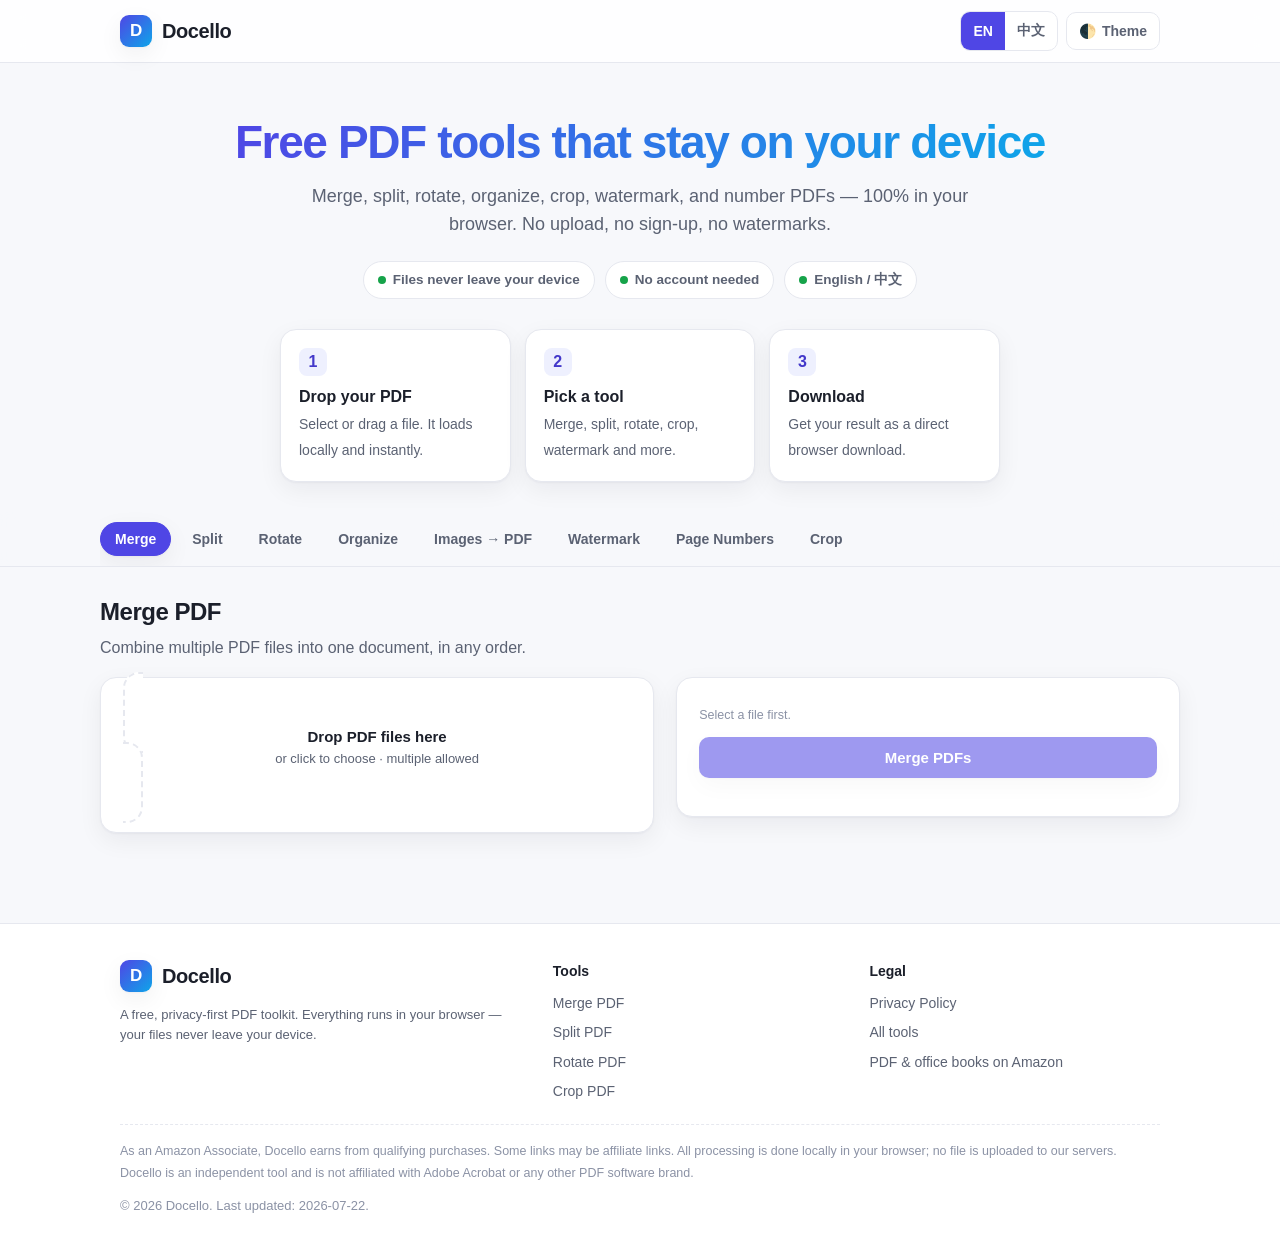
<file: index.html>
<!DOCTYPE html>
<html lang="en" data-theme="light" data-lang="en">
<head>
<meta charset="UTF-8" />
<meta name="viewport" content="width=device-width, initial-scale=1" />
<title>Docello — Free Online PDF Tools (Merge, Split, Rotate, Crop)</title>
<meta name="description" content="Docello is a free, bilingual PDF toolkit that runs entirely in your browser. Merge, split, rotate, organize, watermark, number, and crop PDFs — your files never leave your device. 中文界面可用。" />
<meta name="keywords" content="PDF tools, merge PDF, split PDF, rotate PDF, crop PDF, watermark PDF, page numbers, free PDF editor, 在线PDF工具, 合并PDF" />
<meta name="author" content="Docello" />
<meta name="robots" content="index,follow" />
<link rel="canonical" href="https://docello.com/" />
<link rel="alternate" hreflang="en" href="https://docello.com/" />
<link rel="alternate" hreflang="zh-CN" href="https://docello.com/?lang=zh" />
<link rel="alternate" hreflang="x-default" href="https://docello.com/" />
<meta property="og:type" content="website" />
<meta property="og:title" content="Docello — Free Online PDF Tools" />
<meta property="og:description" content="Merge, split, rotate, organize, watermark, number, and crop PDFs — 100% in your browser. Your files never leave your device." />
<meta property="og:url" content="https://docello.com/" />
<meta property="og:image" content="https://docello.com/og-image.png" />
<meta name="twitter:card" content="summary_large_image" />
<meta name="twitter:title" content="Docello — Free Online PDF Tools" />
<meta name="twitter:description" content="Free, private, bilingual PDF tools that run in your browser." />
<meta name="twitter:image" content="https://docello.com/og-image.png" />
<link rel="icon" type="image/svg+xml" href="favicon.svg" />
<link rel="stylesheet" href="styles.css" />
<!-- Google AdSense (Auto Ads) — placeholder, inert until a real account is connected.
     To go live: replace ca-pub-XXXXXXXXXXXXXX with your real publisher ID and uncomment. -->
<!-- <script async src="https://pagead2.googlesyndication.com/pagead/js/adsbygoogle.js?client=ca-pub-XXXXXXXXXXXXXX" crossorigin="anonymous"></script> -->
<script type="application/ld+json">
{
  "@context": "https://schema.org",
  "@type": "WebSite",
  "name": "Docello",
  "url": "https://docello.com/",
  "description": "Free, private, bilingual PDF toolkit that runs entirely in your browser.",
  "inLanguage": ["en", "zh-CN"],
  "potentialAction": { "@type": "SearchAction", "target": "https://docello.com/#tool-merge", "query-input": "required name=query" }
}
</script>
<script type="application/ld+json">
{
  "@context": "https://schema.org",
  "@type": "ItemList",
  "name": "Docello PDF Tools",
  "itemListElement": [
    { "@type": "ListItem", "position": 1, "name": "Merge PDF", "url": "https://docello.com/tools/merge-pdf.html" },
    { "@type": "ListItem", "position": 2, "name": "Split PDF", "url": "https://docello.com/tools/split-pdf.html" },
    { "@type": "ListItem", "position": 3, "name": "Rotate PDF", "url": "https://docello.com/tools/rotate-pdf.html" },
    { "@type": "ListItem", "position": 4, "name": "Organize Pages", "url": "https://docello.com/tools/organize-pages.html" },
    { "@type": "ListItem", "position": 5, "name": "Images to PDF", "url": "https://docello.com/tools/images-to-pdf.html" },
    { "@type": "ListItem", "position": 6, "name": "Watermark PDF", "url": "https://docello.com/tools/watermark-pdf.html" },
    { "@type": "ListItem", "position": 7, "name": "Add Page Numbers", "url": "https://docello.com/tools/page-numbers.html" },
    { "@type": "ListItem", "position": 8, "name": "Crop PDF", "url": "https://docello.com/tools/crop-pdf.html" }
  ]
}
</script>
<script type="application/ld+json">
{
  "@context": "https://schema.org",
  "@type": "Organization",
  "name": "Docello",
  "url": "https://docello.com/",
  "logo": "https://docello.com/favicon.svg",
  "description": "A free, privacy-first, bilingual PDF toolkit that runs entirely in your browser."
}
</script>
<script type="application/ld+json">
{
  "@context": "https://schema.org",
  "@type": "FAQPage",
  "mainEntity": [
    { "@type": "Question", "name": "Are my PDF files uploaded to a server?", "acceptedAnswer": { "@type": "Answer", "text": "No. Every Docello tool runs entirely in your browser using client-side JavaScript. Your files are read and processed on your own device and are never uploaded to any server." } },
    { "@type": "Question", "name": "Is Docello free to use?", "acceptedAnswer": { "@type": "Answer", "text": "Yes. All eight PDF tools are completely free, with no account, no file-size caps, and no watermarks added to your output." } },
    { "@type": "Question", "name": "Does Docello support Chinese (中文)?", "acceptedAnswer": { "@type": "Answer", "text": "Yes. Docello has a one-click English / 中文 toggle in the header, so the entire interface can be switched to Simplified Chinese." } },
    { "@type": "Question", "name": "Which PDF operations are available?", "acceptedAnswer": { "@type": "Answer", "text": "Merge, split, rotate, organize (reorder/delete pages), images-to-PDF, text watermark, page numbers, and crop/trim pages." } },
    { "@type": "Question", "name": "Is it safe to process sensitive documents?", "acceptedAnswer": { "@type": "Answer", "text": "Because processing happens locally in your browser and files never leave your device, Docello is suitable for confidential PDFs. For maximum safety, use it on a trusted device and close the tab when done." } }
  ]
}
</script>
</head>
<body>
<header class="site-header">
  <div class="wrap header-inner">
    <a class="brand" href="index.html"><span class="logo">D</span><span>Docello</span></a>
    <div class="header-actions">
      <div class="seg" id="lang-seg" role="group" aria-label="Language">
        <button data-lang-set="en" class="active">EN</button>
        <button data-lang-set="zh-CN">中文</button>
      </div>
      <button class="toggle-btn" id="theme-toggle" aria-label="Toggle theme">🌓 <span data-en="Theme" data-zh="主题">Theme</span></button>
    </div>
  </div>
</header>

<section class="hero wrap">
  <h1><span class="hl" data-en="Free PDF tools that stay on your device" data-zh="文件不离开设备的免费 PDF 工具">Free PDF tools that stay on your device</span></h1>
  <p class="sub" data-en="Merge, split, rotate, organize, crop, watermark, and number PDFs — 100% in your browser. No upload, no sign-up, no watermarks." data-zh="合并、拆分、旋转、整理、裁剪、加水印、编页码——全部在你的浏览器中完成。无需上传，无需注册，不加水印。">Merge, split, rotate, organize, crop, watermark, and number PDFs — 100% in your browser. No upload, no sign-up, no watermarks.</p>
  <div class="badges">
    <span class="badge"><span class="dot"></span><span data-en="Files never leave your device" data-zh="文件绝不离开你的设备">Files never leave your device</span></span>
    <span class="badge"><span class="dot"></span><span data-en="No account needed" data-zh="无需注册账号">No account needed</span></span>
    <span class="badge"><span class="dot"></span><span data-en="English / 中文" data-zh="英文 / 中文 双语">English / 中文</span></span>
  </div>
  <div class="steps">
    <div class="step"><div class="n">1</div><b data-en="Drop your PDF" data-zh="拖入你的 PDF">Drop your PDF</b><span data-en="Select or drag a file. It loads locally and instantly." data-zh="选择或拖入文件，本地即时加载。">Select or drag a file. It loads locally and instantly.</span></div>
    <div class="step"><div class="n">2</div><b data-en="Pick a tool" data-zh="选择工具">Pick a tool</b><span data-en="Merge, split, rotate, crop, watermark and more." data-zh="合并、拆分、旋转、裁剪、水印等。">Merge, split, rotate, crop, watermark and more.</span></div>
    <div class="step"><div class="n">3</div><b data-en="Download" data-zh="下载结果">Download</b><span data-en="Get your result as a direct browser download." data-zh="通过浏览器直接下载结果。">Get your result as a direct browser download.</span></div>
  </div>
</section>

<nav class="toolnav">
  <div class="wrap toolnav-inner" id="toolnav">
    <button class="tab active" data-tool="merge" data-en="Merge" data-zh="合并">Merge</button>
    <button class="tab" data-tool="split" data-en="Split" data-zh="拆分">Split</button>
    <button class="tab" data-tool="rotate" data-en="Rotate" data-zh="旋转">Rotate</button>
    <button class="tab" data-tool="organize" data-en="Organize" data-zh="整理">Organize</button>
    <button class="tab" data-tool="imagestopdf" data-en="Images → PDF" data-zh="图片转 PDF">Images → PDF</button>
    <button class="tab" data-tool="watermark" data-en="Watermark" data-zh="水印">Watermark</button>
    <button class="tab" data-tool="pagenumbers" data-en="Page Numbers" data-zh="页码">Page Numbers</button>
    <button class="tab" data-tool="crop" data-en="Crop" data-zh="裁剪">Crop</button>
  </div>
</nav>

<main class="tools wrap">

  <!-- MERGE -->
  <section class="panel active" id="tool-merge" data-tool="merge">
    <div class="panel-head"><h2 data-en="Merge PDF" data-zh="合并 PDF">Merge PDF</h2><p data-en="Combine multiple PDF files into one document, in any order." data-zh="将多个 PDF 文件按任意顺序合并为一个文档。">Combine multiple PDF files into one document, in any order.</p></div>
    <div class="grid2">
      <div class="card">
        <label class="dropzone" id="merge-dz">
          <div class="big" data-en="Drop PDF files here" data-zh="将 PDF 文件拖到此处">Drop PDF files here</div>
          <div class="small" data-en="or click to choose · multiple allowed" data-zh="或点击选择 · 可多选">or click to choose · multiple allowed</div>
          <input type="file" id="merge-files" accept="application/pdf,.pdf" multiple />
        </label>
        <ul class="filelist" id="merge-list"></ul>
      </div>
      <div class="card">
        <p class="hint" id="merge-count" data-en="No files selected." data-zh="尚未选择文件。">No files selected.</p>
        <button class="btn block" id="merge-run" disabled data-en="Merge PDFs" data-zh="合并 PDF">Merge PDFs</button>
        <div class="result" id="merge-result"></div>
      </div>
    </div>
  </section>

  <!-- SPLIT -->
  <section class="panel" id="tool-split" data-tool="split">
    <div class="panel-head"><h2 data-en="Split PDF" data-zh="拆分 PDF">Split PDF</h2><p data-en="Extract specific pages into a new file, or split every page into separate files." data-zh="将指定页面提取为新文件，或将每一页拆分为独立文件。">Extract specific pages into a new file, or split every page into separate files.</p></div>
    <div class="grid2">
      <div class="card">
        <label class="dropzone"><div class="big" data-en="Drop a PDF file" data-zh="拖入一个 PDF 文件">Drop a PDF file</div><div class="small" data-en="or click to choose" data-zh="或点击选择">or click to choose</div><input type="file" id="split-file" accept="application/pdf,.pdf" /></label>
        <div class="result" id="split-meta"></div>
      </div>
      <div class="card">
        <div class="field"><label data-en="Mode" data-zh="模式">Mode</label>
          <div class="row">
            <select id="split-mode">
              <option value="extract" data-en="Extract page ranges (one PDF)" data-zh="提取页面范围（单个 PDF）">Extract page ranges (one PDF)</option>
              <option value="all" data-en="Split every page (ZIP of files)" data-zh="逐页拆分（ZIP 压缩包）">Split every page (ZIP of files)</option>
            </select>
          </div>
        </div>
        <div class="field" id="split-range-field"><label data-en="Page ranges" data-zh="页面范围">Page ranges</label><input type="text" id="split-range" placeholder="1-3, 5, 7-9" /><div class="hint" data-en="Use commas and hyphens. Example: 1-3, 5, 7-9" data-zh="使用逗号与连字符，例如：1-3, 5, 7-9">Use commas and hyphens. Example: 1-3, 5, 7-9</div></div>
        <button class="btn block" id="split-run" disabled data-en="Split PDF" data-zh="拆分 PDF">Split PDF</button>
        <div class="result" id="split-result"></div>
      </div>
    </div>
  </section>

  <!-- ROTATE -->
  <section class="panel" id="tool-rotate" data-tool="rotate">
    <div class="panel-head"><h2 data-en="Rotate PDF" data-zh="旋转 PDF">Rotate PDF</h2><p data-en="Rotate pages by 90°, 180°, or 270° — fix sideways scans." data-zh="将页面旋转 90°、180° 或 270°——修正横向扫描件。">Rotate pages by 90°, 180°, or 270° — fix sideways scans.</p></div>
    <div class="grid2">
      <div class="card">
        <label class="dropzone"><div class="big" data-en="Drop a PDF file" data-zh="拖入一个 PDF 文件">Drop a PDF file</div><div class="small" data-en="or click to choose" data-zh="或点击选择">or click to choose</div><input type="file" id="rotate-file" accept="application/pdf,.pdf" /></label>
        <div class="result" id="rotate-meta"></div>
      </div>
      <div class="card">
        <div class="field"><label data-en="Rotate" data-zh="旋转角度">Rotate</label>
          <div class="row"><select id="rotate-angle"><option value="90">90°</option><option value="180">180°</option><option value="270">270°</option></select></div>
        </div>
        <div class="field"><label data-en="Apply to" data-zh="应用于">Apply to</label>
          <div class="row"><select id="rotate-scope"><option value="all" data-en="All pages" data-zh="所有页面">All pages</option><option value="range" data-en="Specific pages" data-zh="指定页面">Specific pages</option></select></div>
        </div>
        <div class="field hidden" id="rotate-range-field"><label data-en="Page ranges" data-zh="页面范围">Page ranges</label><input type="text" id="rotate-range" placeholder="1-3, 5" /></div>
        <button class="btn block" id="rotate-run" disabled data-en="Rotate PDF" data-zh="旋转 PDF">Rotate PDF</button>
        <div class="result" id="rotate-result"></div>
      </div>
    </div>
  </section>

  <!-- ORGANIZE -->
  <section class="panel" id="tool-organize" data-tool="organize">
    <div class="panel-head"><h2 data-en="Organize Pages" data-zh="整理页面">Organize Pages</h2><p data-en="Reorder pages or delete pages by listing the pages you want to keep, in order." data-zh="通过列出要保留的页码（按顺序排列）来重新排序或删除页面。">Reorder pages or delete pages by listing the pages you want to keep, in order.</p></div>
    <div class="grid2">
      <div class="card">
        <label class="dropzone"><div class="big" data-en="Drop a PDF file" data-zh="拖入一个 PDF 文件">Drop a PDF file</div><div class="small" data-en="or click to choose" data-zh="或点击选择">or click to choose</div><input type="file" id="organize-file" accept="application/pdf,.pdf" /></label>
        <div class="result" id="organize-meta"></div>
      </div>
      <div class="card">
        <div class="field"><label data-en="New page order" data-zh="新页面顺序">New page order</label><input type="text" id="organize-order" placeholder="3, 1, 2, 4" /><div class="hint" data-en="List the page numbers to KEEP, in the new order. Omitted pages are deleted. Example: 3,1,2,4" data-zh="列出要“保留”的页码，按新顺序排列。未列出的页面将被删除。例如：3,1,2,4">List the page numbers to KEEP, in the new order. Omitted pages are deleted. Example: 3,1,2,4</div></div>
        <button class="btn block" id="organize-run" disabled data-en="Organize PDF" data-zh="整理 PDF">Organize PDF</button>
        <div class="result" id="organize-result"></div>
      </div>
    </div>
  </section>

  <!-- IMAGES TO PDF -->
  <section class="panel" id="tool-imagestopdf" data-tool="imagestopdf">
    <div class="panel-head"><h2 data-en="Images to PDF" data-zh="图片转 PDF">Images to PDF</h2><p data-en="Turn JPG, PNG, or WebP images into a single PDF — one image per page." data-zh="将 JPG、PNG 或 WebP 图片合并为一个 PDF，每页一张图。">Turn JPG, PNG, or WebP images into a single PDF — one image per page.</p></div>
    <div class="grid2">
      <div class="card">
        <label class="dropzone"><div class="big" data-en="Drop images here" data-zh="将图片拖到此处">Drop images here</div><div class="small" data-en="or click to choose · JPG / PNG / WebP" data-zh="或点击选择 · JPG / PNG / WebP">or click to choose · JPG / PNG / WebP</div><input type="file" id="images-files" accept="image/*" multiple /></label>
        <ul class="filelist" id="images-list"></ul>
      </div>
      <div class="card">
        <div class="field"><label data-en="Page size" data-zh="页面尺寸">Page size</label>
          <div class="row"><select id="images-pagesize"><option value="image" data-en="Match each image" data-zh="贴合每张图片">Match each image</option><option value="a4" data-en="Fit to A4 portrait" data-zh="适配 A4 纵向">Fit to A4 portrait</option></select></div>
        </div>
        <p class="hint" id="images-count" data-en="No images selected." data-zh="尚未选择图片。">No images selected.</p>
        <button class="btn block" id="images-run" disabled data-en="Create PDF" data-zh="生成 PDF">Create PDF</button>
        <div class="result" id="images-result"></div>
      </div>
    </div>
  </section>

  <!-- WATERMARK -->
  <section class="panel" id="tool-watermark" data-tool="watermark">
    <div class="panel-head"><h2 data-en="Watermark PDF" data-zh="添加水印">Watermark PDF</h2><p data-en="Add a repeating text watermark across every page." data-zh="在每页添加重复的文本水印。">Add a repeating text watermark across every page.</p></div>
    <div class="grid2">
      <div class="card">
        <label class="dropzone"><div class="big" data-en="Drop a PDF file" data-zh="拖入一个 PDF 文件">Drop a PDF file</div><div class="small" data-en="or click to choose" data-zh="或点击选择">or click to choose</div><input type="file" id="watermark-file" accept="application/pdf,.pdf" /></label>
        <div class="result" id="watermark-meta"></div>
      </div>
      <div class="card">
        <div class="field"><label data-en="Watermark text" data-zh="水印文字">Watermark text</label><input type="text" id="watermark-text" value="Docello" /></div>
        <div class="field"><label data-en="Font size" data-zh="字号">Font size</label><input type="range" id="watermark-size" min="20" max="120" value="54" /><span class="hint" id="watermark-size-val">54</span></div>
        <div class="field"><label data-en="Opacity" data-zh="不透明度">Opacity</label><input type="range" id="watermark-opacity" min="5" max="90" value="22" /><span class="hint" id="watermark-opacity-val">22%</span></div>
        <div class="field"><label data-en="Angle" data-zh="角度">Angle</label><input type="range" id="watermark-angle" min="0" max="90" value="45" /><span class="hint" id="watermark-angle-val">45°</span></div>
        <div class="field"><label data-en="Color" data-zh="颜色">Color</label><input type="color" id="watermark-color" value="#888888" /></div>
        <button class="btn block" id="watermark-run" disabled data-en="Add Watermark" data-zh="添加水印">Add Watermark</button>
        <div class="result" id="watermark-result"></div>
      </div>
    </div>
  </section>

  <!-- PAGE NUMBERS -->
  <section class="panel" id="tool-pagenumbers" data-tool="pagenumbers">
    <div class="panel-head"><h2 data-en="Add Page Numbers" data-zh="添加页码">Add Page Numbers</h2><p data-en="Stamp page numbers on every page with your preferred position and style." data-zh="按你喜欢的的位置和样式，为每页添加页码。">Stamp page numbers on every page with your preferred position and style.</p></div>
    <div class="grid2">
      <div class="card">
        <label class="dropzone"><div class="big" data-en="Drop a PDF file" data-zh="拖入一个 PDF 文件">Drop a PDF file</div><div class="small" data-en="or click to choose" data-zh="或点击选择">or click to choose</div><input type="file" id="pagenumbers-file" accept="application/pdf,.pdf" /></label>
        <div class="result" id="pagenumbers-meta"></div>
      </div>
      <div class="card">
        <div class="field"><label data-en="Position" data-zh="位置">Position</label>
          <div class="row"><select id="pagenumbers-pos"><option value="bl" data-en="Bottom left" data-zh="左下">Bottom left</option><option value="bc" data-en="Bottom center" data-zh="底部居中">Bottom center</option><option value="br" data-en="Bottom right" data-zh="右下">Bottom right</option><option value="tr" data-en="Top right" data-zh="右上">Top right</option></select></div>
        </div>
        <div class="field inline"><div><label data-en="Start at" data-zh="起始数字">Start at</label><input type="number" id="pagenumbers-start" value="1" min="0" /></div><div><label data-en="Font size" data-zh="字号">Font size</label><input type="number" id="pagenumbers-size" value="11" min="6" max="40" /></div></div>
        <div class="field inline"><div><label data-en="Prefix" data-zh="前缀">Prefix</label><input type="text" id="pagenumbers-prefix" placeholder="Page " /></div><div><label data-en="Suffix" data-zh="后缀">Suffix</label><input type="text" id="pagenumbers-suffix" placeholder=" / {total}" /></div></div>
        <div class="field"><label data-en="Color" data-zh="颜色">Color</label><input type="color" id="pagenumbers-color" value="#555555" /></div>
        <button class="btn block" id="pagenumbers-run" disabled data-en="Add Page Numbers" data-zh="添加页码">Add Page Numbers</button>
        <div class="result" id="pagenumbers-result"></div>
      </div>
    </div>
  </section>

  <!-- CROP -->
  <section class="panel" id="tool-crop" data-tool="crop">
    <div class="panel-head"><h2 data-en="Crop PDF" data-zh="裁剪 PDF">Crop PDF</h2><p data-en="Trim white margins or resize every page by cropping a uniform border from all four edges." data-zh="通过从四边裁剪统一边距，去除白边或调整每一页的尺寸。">Trim white margins or resize every page by cropping a uniform border from all four edges.</p></div>
    <div class="grid2">
      <div class="card">
        <label class="dropzone"><div class="big" data-en="Drop a PDF file" data-zh="拖入一个 PDF 文件">Drop a PDF file</div><div class="small" data-en="or click to choose" data-zh="或点击选择">or click to choose</div><input type="file" id="crop-file" accept="application/pdf,.pdf" /></label>
        <div class="result" id="crop-meta"></div>
      </div>
      <div class="card">
        <div class="field"><label data-en="Crop margin (points)" data-zh="裁剪边距（磅）">Crop margin (points)</label><input type="number" id="crop-margin" value="36" min="0" max="300" /></div>
        <p class="hint" data-en="The same margin is removed from all four edges. 72 points = 1 inch. The page is shrunk accordingly." data-zh="四边将去除相同的边距。72 磅 = 1 英寸，页面会相应缩小。">The same margin is removed from all four edges. 72 points = 1 inch. The page is shrunk accordingly.</p>
        <button class="btn block" id="crop-run" disabled data-en="Crop PDF" data-zh="裁剪 PDF">Crop PDF</button>
        <div class="result" id="crop-result"></div>
      </div>
    </div>
  </section>

</main>

<footer class="site-footer">
  <div class="wrap">
    <div class="foot-grid">
      <div>
        <div class="brand" style="margin-bottom:10px"><span class="logo">D</span><span>Docello</span></div>
        <p class="priv-safe" data-en="A free, privacy-first PDF toolkit. Everything runs in your browser — your files never leave your device." data-zh="免费、注重隐私的 PDF 工具集。所有操作都在你的浏览器中完成——文件绝不离开你的设备。">A free, privacy-first PDF toolkit. Everything runs in your browser — your files never leave your device.</p>
      </div>
      <div>
        <h4 data-en="Tools" data-zh="工具">Tools</h4>
        <ul>
          <li><a href="#tool-merge" data-en="Merge PDF" data-zh="合并 PDF">Merge PDF</a></li>
          <li><a href="#tool-split" data-en="Split PDF" data-zh="拆分 PDF">Split PDF</a></li>
          <li><a href="#tool-rotate" data-en="Rotate PDF" data-zh="旋转 PDF">Rotate PDF</a></li>
          <li><a href="#tool-crop" data-en="Crop PDF" data-zh="裁剪 PDF">Crop PDF</a></li>
        </ul>
      </div>
      <div>
        <h4 data-en="Legal" data-zh="法律">Legal</h4>
        <ul>
          <li><a href="privacy.html" data-en="Privacy Policy" data-zh="隐私政策">Privacy Policy</a></li>
          <li><a href="tools/merge-pdf.html" data-en="All tools" data-zh="全部工具">All tools</a></li>
          <li><a href="https://www.amazon.com/s?k=pdf+books&tag=docello-20" target="_blank" rel="sponsored nofollow noopener" data-en="PDF &amp; office books on Amazon" data-zh="Amazon 上的 PDF 与办公书籍">PDF &amp; office books on Amazon</a></li>
        </ul>
      </div>
    </div>
    <p class="disclosure" data-en="As an Amazon Associate, Docello earns from qualifying purchases. Some links may be affiliate links. All processing is done locally in your browser; no file is uploaded to our servers. Docello is an independent tool and is not affiliated with Adobe Acrobat or any other PDF software brand." data-zh="作为 Amazon Associates 会员，Docello 可从符合条件的购买中获得收益。部分链接可能为联盟链接。所有处理均在你的浏览器本地完成，文件不会上传到我们的服务器。Docello 是独立工具，与 Adobe Acrobat 或其他任何 PDF 软件品牌无隶属关系。">As an Amazon Associate, Docello earns from qualifying purchases. Some links may be affiliate links. All processing is done locally in your browser; no file is uploaded to our servers. Docello is an independent tool and is not affiliated with Adobe Acrobat or any other PDF software brand.</p>
    <p class="copyright" data-en="© 2026 Docello. Last updated: 2026-07-22." data-zh="© 2026 Docello。最后更新：2026-07-22。">© 2026 Docello. Last updated: 2026-07-22.</p>
  </div>
</footer>

<script src="vendor/pdf-lib.min.js"></script>
<script src="vendor/fflate.umd.js"></script>
<script src="app.js"></script>
</body>
</html>
</file>
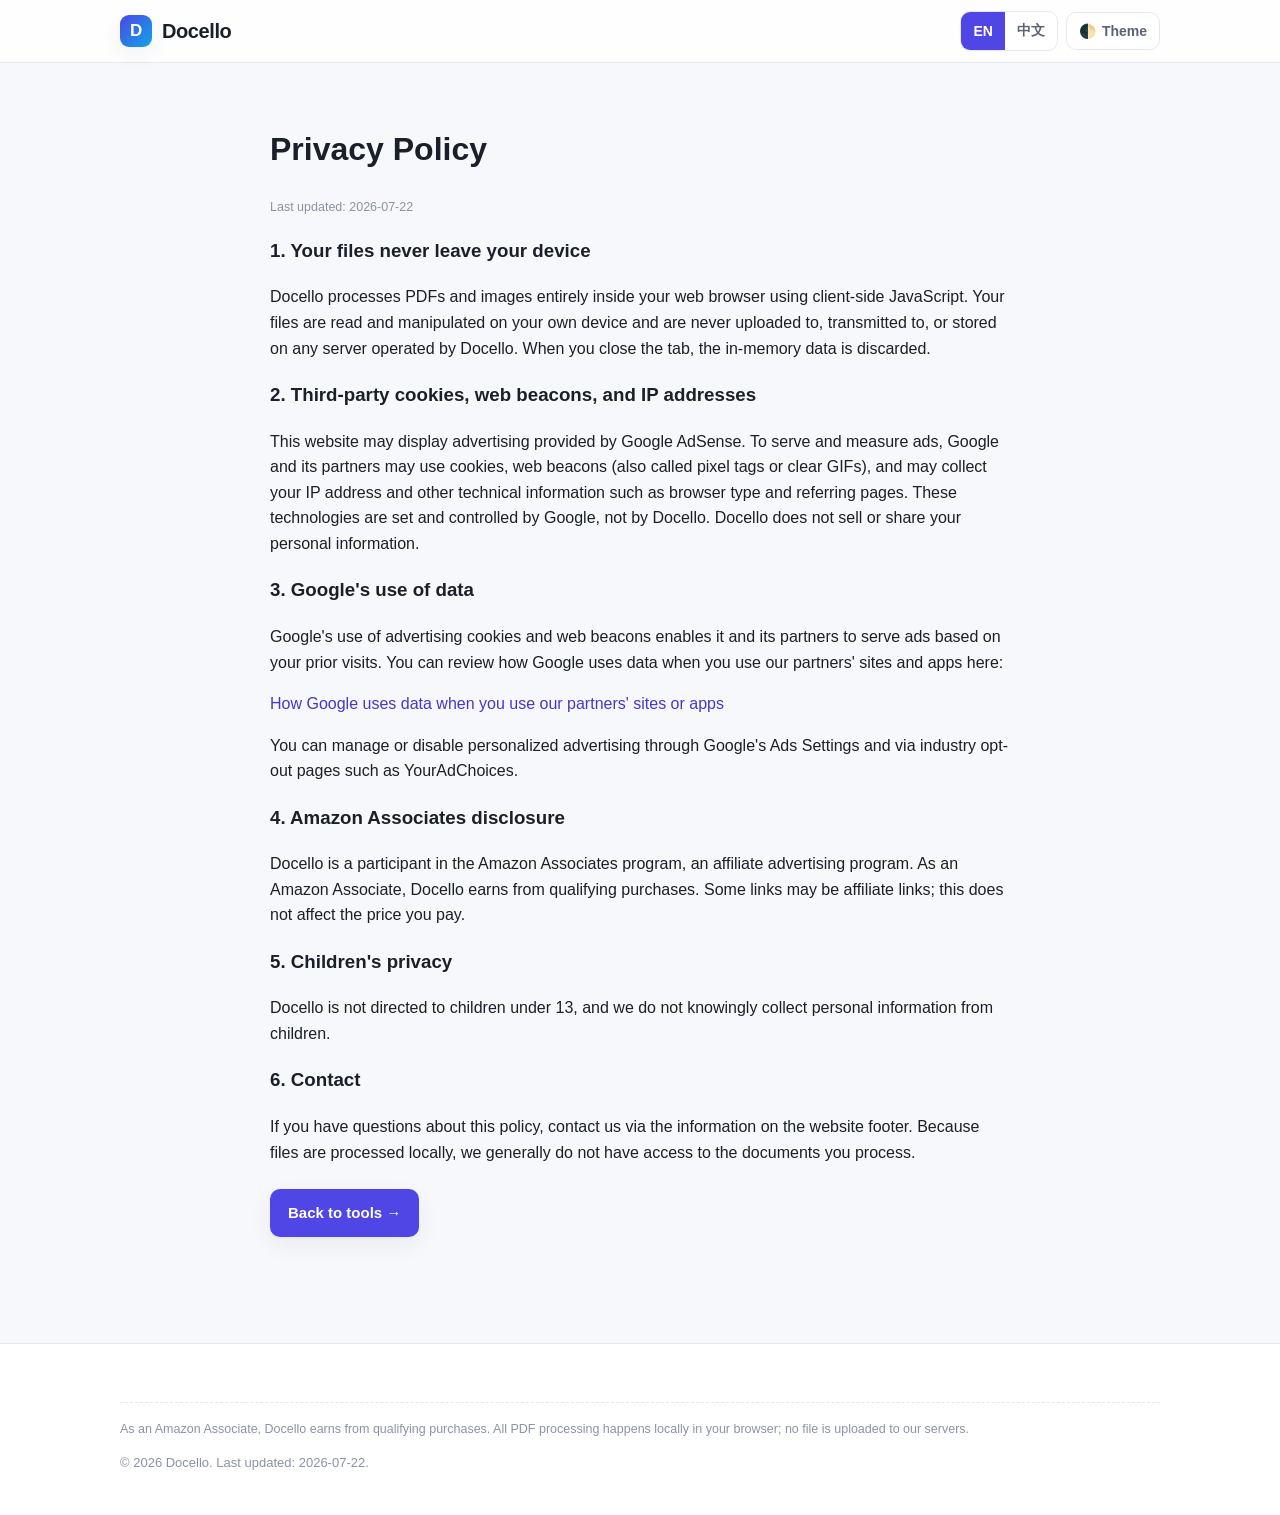
<file: privacy.html>
<!DOCTYPE html>
<html lang="en" data-theme="light" data-lang="en">
<head>
<meta charset="UTF-8" />
<meta name="viewport" content="width=device-width, initial-scale=1" />
<title>Privacy Policy — Docello</title>
<meta name="description" content="How Docello handles your data. Your PDF files are processed locally in your browser and never uploaded to any server." />
<meta name="robots" content="index,follow" />
<link rel="canonical" href="https://docello.com/privacy.html" />
<link rel="alternate" hreflang="en" href="https://docello.com/privacy.html" />
<link rel="alternate" hreflang="zh-CN" href="https://docello.com/privacy.html?lang=zh" />
<link rel="alternate" hreflang="x-default" href="https://docello.com/privacy.html" />
<meta property="og:title" content="Privacy Policy — Docello" />
<meta property="og:url" content="https://docello.com/privacy.html" />
<link rel="icon" type="image/svg+xml" href="favicon.svg" />
<link rel="stylesheet" href="styles.css" />
</head>
<body>
<header class="site-header">
  <div class="wrap header-inner">
    <a class="brand" href="index.html"><span class="logo">D</span><span>Docello</span></a>
    <div class="header-actions">
      <div class="seg" id="lang-seg" role="group" aria-label="Language">
        <button data-lang-set="en" class="active">EN</button>
        <button data-lang-set="zh-CN">中文</button>
      </div>
      <button class="toggle-btn" id="theme-toggle" aria-label="Toggle theme">🌓 <span data-en="Theme" data-zh="主题">Theme</span></button>
    </div>
  </div>
</header>
<main class="wrap" style="max-width:780px;padding:40px 20px 60px">
  <h1 data-en="Privacy Policy" data-zh="隐私政策">Privacy Policy</h1>
  <p class="hint" data-en="Last updated: 2026-07-22" data-zh="最后更新：2026-07-22">Last updated: 2026-07-22</p>

  <h3 data-en="1. Your files never leave your device" data-zh="1. 你的文件绝不离开你的设备">1. Your files never leave your device</h3>
  <p data-en="Docello processes PDFs and images entirely inside your web browser using client-side JavaScript. Your files are read and manipulated on your own device and are never uploaded to, transmitted to, or stored on any server operated by Docello. When you close the tab, the in-memory data is discarded." data-zh="Docello 完全在你的网页浏览器中，通过客户端 JavaScript 处理 PDF 与图片。你的文件在你的设备上被读取和操作，绝不会被上传、传输或存储到 Docello 运营的 any 服务器。当你关闭标签页时，内存中的数据会被丢弃。">Docello processes PDFs and images entirely inside your web browser using client-side JavaScript. Your files are read and manipulated on your own device and are never uploaded to, transmitted to, or stored on any server operated by Docello. When you close the tab, the in-memory data is discarded.</p>

  <h3 data-en="2. Third-party cookies, web beacons, and IP addresses" data-zh="2. 第三方 Cookie、网络信标与 IP 地址">2. Third-party cookies, web beacons, and IP addresses</h3>
  <p data-en="This website may display advertising provided by Google AdSense. To serve and measure ads, Google and its partners may use cookies, web beacons (also called pixel tags or clear GIFs), and may collect your IP address and other technical information such as browser type and referring pages. These technologies are set and controlled by Google, not by Docello. Docello does not sell or share your personal information." data-zh="本网站可能展示由 Google AdSense 提供的广告。为了投放和衡量广告，Google 及其合作伙伴可能使用 Cookie、网络信标（也称为像素标签或透明 GIF），并可能收集你的 IP 地址以及其他技术信息，如浏览器类型和来源页面。这些技术由 Google 设置和控制，而非 Docello。Docello 不会出售或共享你的个人信息。">This website may display advertising provided by Google AdSense. To serve and measure ads, Google and its partners may use cookies, web beacons (also called pixel tags or clear GIFs), and may collect your IP address and other technical information such as browser type and referring pages. These technologies are set and controlled by Google, not by Docello. Docello does not sell or share your personal information.</p>

  <h3 data-en="3. Google's use of data" data-zh="3. Google 对数据的使用">3. Google's use of data</h3>
  <p data-en="Google's use of advertising cookies and web beacons enables it and its partners to serve ads based on your prior visits. You can review how Google uses data when you use our partners' sites and apps here:" data-zh="Google 对广告 Cookie 和网络信标的使用，使其及其合作伙伴能够依据你此前的访问记录投放广告。你可以在此处查看 Google 在使用其合作伙伴网站和应用时的数据使用方式：">Google's use of advertising cookies and web beacons enables it and its partners to serve ads based on your prior visits. You can review how Google uses data when you use our partners' sites and apps here:</p>
  <p><a href="https://www.google.com/policies/privacy/partners/" target="_blank" rel="noopener" data-en="How Google uses data when you use our partners' sites or apps" data-zh="Google 在使用其合作伙伴网站或应用时的数据使用方式">https://www.google.com/policies/privacy/partners/</a></p>
  <p data-en="You can manage or disable personalized advertising through Google's Ads Settings and via industry opt-out pages such as YourAdChoices." data-zh="你可以通过 Google 的广告设置以及 YourAdChoices 等行业退出页面，管理或关闭个性化广告。">You can manage or disable personalized advertising through Google's Ads Settings and via industry opt-out pages such as YourAdChoices.</p>

  <h3 data-en="4. Amazon Associates disclosure" data-zh="4. Amazon Associates 披露">4. Amazon Associates disclosure</h3>
  <p data-en="Docello is a participant in the Amazon Associates program, an affiliate advertising program. As an Amazon Associate, Docello earns from qualifying purchases. Some links may be affiliate links; this does not affect the price you pay." data-zh="Docello 是 Amazon Associates 联盟广告计划的参与者。作为 Amazon Associates 会员，Docello 可从符合条件的购买中获得收益。部分链接可能为联盟链接，这不会影响你支付的价格。">Docello is a participant in the Amazon Associates program, an affiliate advertising program. As an Amazon Associate, Docello earns from qualifying purchases. Some links may be affiliate links; this does not affect the price you pay.</p>

  <h3 data-en="5. Children's privacy" data-zh="5. 儿童隐私">5. Children's privacy</h3>
  <p data-en="Docello is not directed to children under 13, and we do not knowingly collect personal information from children." data-zh="Docello 不面向 13 岁以下儿童，我们也不会故意收集儿童的个人信息。">Docello is not directed to children under 13, and we do not knowingly collect personal information from children.</p>

  <h3 data-en="6. Contact" data-zh="6. 联系方式">6. Contact</h3>
  <p data-en="If you have questions about this policy, contact us via the information on the website footer. Because files are processed locally, we generally do not have access to the documents you process." data-zh="如果你对本政策有疑问，请通过网站页脚的信息联系我们。由于文件在本地处理，我们通常无法访问你所处理的文档。">If you have questions about this policy, contact us via the information on the website footer. Because files are processed locally, we generally do not have access to the documents you process.</p>

  <p style="margin-top:24px"><a class="btn" href="index.html" data-en="Back to tools →" data-zh="返回工具 →">Back to tools →</a></p>
</main>
<footer class="site-footer">
  <div class="wrap">
    <p class="disclosure" data-en="As an Amazon Associate, Docello earns from qualifying purchases. All PDF processing happens locally in your browser; no file is uploaded to our servers." data-zh="作为 Amazon Associates 会员，Docello 可从符合条件的购买中获得收益。所有 PDF 处理都在你的浏览器本地完成，文件不会上传到我们的服务器。">As an Amazon Associate, Docello earns from qualifying purchases. All PDF processing happens locally in your browser; no file is uploaded to our servers.</p>
    <p class="copyright" data-en="© 2026 Docello. Last updated: 2026-07-22." data-zh="© 2026 Docello。最后更新：2026-07-22。">© 2026 Docello. Last updated: 2026-07-22.</p>
  </div>
</footer>
<script src="app.js"></script>
</body>
</html>
</file>
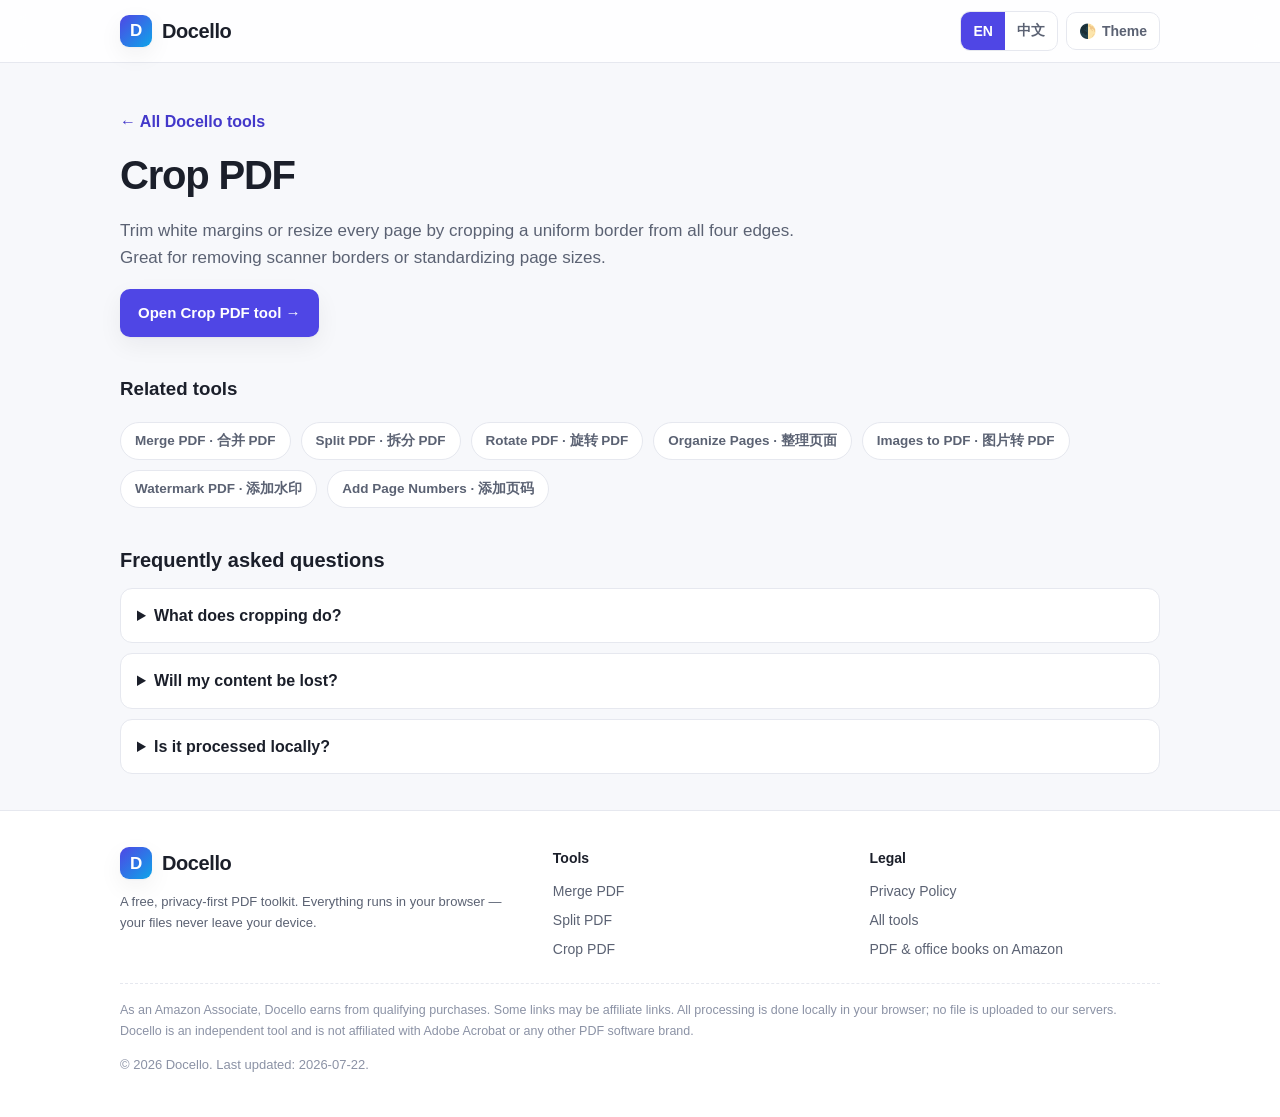
<file: tools/crop-pdf.html>
<!DOCTYPE html>
<html lang="en" data-theme="light" data-lang="en">
<head>
<meta charset="UTF-8" />
<meta name="viewport" content="width=device-width, initial-scale=1" />
<title>Crop PDF — Free Online Tool | Docello</title>
<meta name="description" content="Trim white margins or resize every page by cropping a uniform border from all four edges. Great for removing scanner borders or standardizing page sizes." />
<meta name="robots" content="index,follow" />
<link rel="canonical" href="https://docello.com/tools/crop-pdf.html" />
<link rel="alternate" hreflang="en" href="https://docello.com/tools/crop-pdf.html" />
<link rel="alternate" hreflang="zh-CN" href="https://docello.com/tools/crop-pdf.html?lang=zh" />
<link rel="alternate" hreflang="x-default" href="https://docello.com/tools/crop-pdf.html" />
<meta property="og:type" content="website" />
<meta property="og:title" content="Crop PDF — Docello" />
<meta property="og:description" content="Trim white margins or resize every page by cropping a uniform border from all four edges. Great for removing scanner borders or standardizing page sizes." />
<meta property="og:url" content="https://docello.com/tools/crop-pdf.html" />
<meta property="og:image" content="https://docello.com/og-image.png" />
<link rel="icon" type="image/svg+xml" href="../favicon.svg" />
<link rel="stylesheet" href="../styles.css" />
<script type="application/ld+json">{"@context":"https://schema.org","@type":"WebPage","name":"Crop PDF — Docello","url":"https://docello.com/tools/crop-pdf.html","description":"Trim white margins or resize every page by cropping a uniform border from all four edges. Great for removing scanner borders or standardizing page sizes.","inLanguage":["en","zh-CN"],"isPartOf":{"@type":"WebSite","name":"Docello","url":"https://docello.com/"}}</script>
<script type="application/ld+json">{"@context":"https://schema.org","@type":"FAQPage","mainEntity":[{"@type":"Question","name":"What does cropping do?","acceptedAnswer":{"@type":"Answer","text":"It removes the same margin from all four edges of every page and shrinks the page to the cropped area."}},{"@type":"Question","name":"Will my content be lost?","acceptedAnswer":{"@type":"Answer","text":"Only the outer margin you specify is removed. The central content stays intact."}},{"@type":"Question","name":"Is it processed locally?","acceptedAnswer":{"@type":"Answer","text":"Yes. Cropping runs in your browser; the file is never uploaded."}}]}</script>
</head>
<body>
<header class="site-header">
  <div class="wrap header-inner">
    <a class="brand" href="../index.html"><span class="logo">D</span><span>Docello</span></a>
    <div class="header-actions">
      <div class="seg" id="lang-seg" role="group" aria-label="Language">
        <button data-lang-set="en" class="active">EN</button>
        <button data-lang-set="zh-CN">中文</button>
      </div>
      <button class="toggle-btn" id="theme-toggle" aria-label="Toggle theme">🌓 <span data-en="Theme" data-zh="主题">Theme</span></button>
    </div>
  </div>
</header>
<main class="wrap">
  <section class="landing-hero">
    <a class="backlink" href="../index.html" data-en="← All Docello tools" data-zh="← 返回 Docello 全部工具">← All Docello tools</a>
    <h1>Crop PDF</h1>
    <p data-en="Trim white margins or resize every page by cropping a uniform border from all four edges. Great for removing scanner borders or standardizing page sizes." data-zh="通过从四边裁剪统一边距，去除白边或调整每一页的尺寸。非常适合移除扫描件白边或统一页面尺寸。">Trim white margins or resize every page by cropping a uniform border from all four edges. Great for removing scanner borders or standardizing page sizes.</p>
    <a class="btn" href="../index.html#tool-crop" data-en="Open Crop PDF tool →" data-zh="打开裁剪 PDF工具 →">Open Crop PDF tool →</a>
  </section>
  <section>
    <h3 data-en="Related tools" data-zh="相关工具">Related tools</h3>
    <div class="related"><a href="merge-pdf.html">Merge PDF · 合并 PDF</a><a href="split-pdf.html">Split PDF · 拆分 PDF</a><a href="rotate-pdf.html">Rotate PDF · 旋转 PDF</a><a href="organize-pages.html">Organize Pages · 整理页面</a><a href="images-to-pdf.html">Images to PDF · 图片转 PDF</a><a href="watermark-pdf.html">Watermark PDF · 添加水印</a><a href="page-numbers.html">Add Page Numbers · 添加页码</a></div>
  </section>
  <section class="faq">
    <h3 data-en="Frequently asked questions" data-zh="常见问题">Frequently asked questions</h3>
    
      <details><summary>What does cropping do?</summary><p data-en="It removes the same margin from all four edges of every page and shrinks the page to the cropped area." data-zh="它会从每一页的四边去除相同边距，并将页面缩小到裁剪后的区域。">It removes the same margin from all four edges of every page and shrinks the page to the cropped area.</p></details>
      <details><summary>Will my content be lost?</summary><p data-en="Only the outer margin you specify is removed. The central content stays intact." data-zh="只会移除你指定的外边距，中间的内容保持不变。">Only the outer margin you specify is removed. The central content stays intact.</p></details>
      <details><summary>Is it processed locally?</summary><p data-en="Yes. Cropping runs in your browser; the file is never uploaded." data-zh="是的。裁剪在你的浏览器中完成，文件绝不会上传。">Yes. Cropping runs in your browser; the file is never uploaded.</p></details>
  </section>
</main>
<footer class="site-footer">
  <div class="wrap">
    <div class="foot-grid">
      <div>
        <div class="brand" style="margin-bottom:10px"><span class="logo">D</span><span>Docello</span></div>
        <p class="priv-safe" data-en="A free, privacy-first PDF toolkit. Everything runs in your browser — your files never leave your device." data-zh="免费、注重隐私的 PDF 工具集。所有操作都在你的浏览器中完成——文件绝不离开你的设备。">A free, privacy-first PDF toolkit. Everything runs in your browser — your files never leave your device.</p>
      </div>
      <div>
        <h4 data-en="Tools" data-zh="工具">Tools</h4>
        <ul>
          <li><a href="../index.html#tool-merge" data-en="Merge PDF" data-zh="合并 PDF">Merge PDF</a></li>
          <li><a href="../index.html#tool-split" data-en="Split PDF" data-zh="拆分 PDF">Split PDF</a></li>
          <li><a href="../index.html#tool-crop" data-en="Crop PDF" data-zh="裁剪页面">Crop PDF</a></li>
        </ul>
      </div>
      <div>
        <h4 data-en="Legal" data-zh="法律">Legal</h4>
        <ul>
          <li><a href="../privacy.html" data-en="Privacy Policy" data-zh="隐私政策">Privacy Policy</a></li>
          <li><a href="../index.html" data-en="All tools" data-zh="全部工具">All tools</a></li>
          <li><a href="https://www.amazon.com/s?k=pdf+books&tag=docello-20" target="_blank" rel="sponsored nofollow noopener" data-en="PDF &amp; office books on Amazon" data-zh="Amazon 上的 PDF 与办公书籍">PDF &amp; office books on Amazon</a></li>
        </ul>
      </div>
    </div>
    <p class="disclosure" data-en="As an Amazon Associate, Docello earns from qualifying purchases. Some links may be affiliate links. All processing is done locally in your browser; no file is uploaded to our servers. Docello is an independent tool and is not affiliated with Adobe Acrobat or any other PDF software brand." data-zh="作为 Amazon Associates 会员，Docello 可从符合条件的购买中获得收益。部分链接可能为联盟链接。所有处理均在你的浏览器本地完成，文件不会上传到我们的服务器。Docello 是独立工具，与 Adobe Acrobat 或其他任何 PDF 软件品牌无隶属关系。">As an Amazon Associate, Docello earns from qualifying purchases. Some links may be affiliate links. All processing is done locally in your browser; no file is uploaded to our servers. Docello is an independent tool and is not affiliated with Adobe Acrobat or any other PDF software brand.</p>
    <p class="copyright" data-en="© 2026 Docello. Last updated: 2026-07-22." data-zh="© 2026 Docello。最后更新：2026-07-22。">© 2026 Docello. Last updated: 2026-07-22.</p>
  </div>
</footer>
<script src="../app.js"></script>
</body>
</html>
</file>
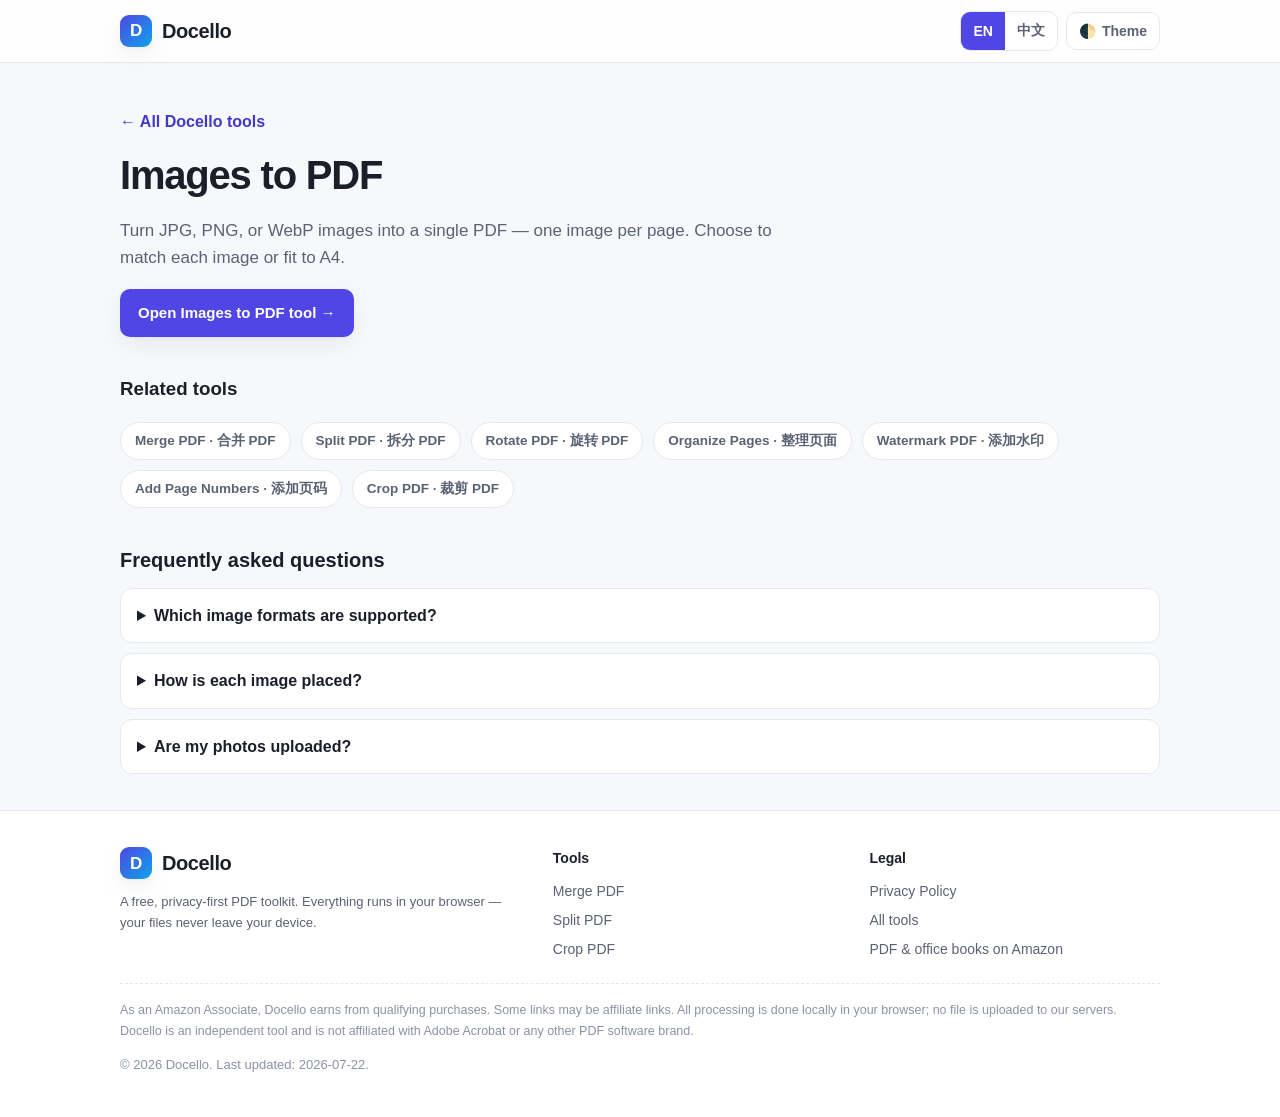
<file: tools/images-to-pdf.html>
<!DOCTYPE html>
<html lang="en" data-theme="light" data-lang="en">
<head>
<meta charset="UTF-8" />
<meta name="viewport" content="width=device-width, initial-scale=1" />
<title>Images to PDF — Free Online Tool | Docello</title>
<meta name="description" content="Turn JPG, PNG, or WebP images into a single PDF — one image per page. Choose to match each image or fit to A4." />
<meta name="robots" content="index,follow" />
<link rel="canonical" href="https://docello.com/tools/images-to-pdf.html" />
<link rel="alternate" hreflang="en" href="https://docello.com/tools/images-to-pdf.html" />
<link rel="alternate" hreflang="zh-CN" href="https://docello.com/tools/images-to-pdf.html?lang=zh" />
<link rel="alternate" hreflang="x-default" href="https://docello.com/tools/images-to-pdf.html" />
<meta property="og:type" content="website" />
<meta property="og:title" content="Images to PDF — Docello" />
<meta property="og:description" content="Turn JPG, PNG, or WebP images into a single PDF — one image per page. Choose to match each image or fit to A4." />
<meta property="og:url" content="https://docello.com/tools/images-to-pdf.html" />
<meta property="og:image" content="https://docello.com/og-image.png" />
<link rel="icon" type="image/svg+xml" href="../favicon.svg" />
<link rel="stylesheet" href="../styles.css" />
<script type="application/ld+json">{"@context":"https://schema.org","@type":"WebPage","name":"Images to PDF — Docello","url":"https://docello.com/tools/images-to-pdf.html","description":"Turn JPG, PNG, or WebP images into a single PDF — one image per page. Choose to match each image or fit to A4.","inLanguage":["en","zh-CN"],"isPartOf":{"@type":"WebSite","name":"Docello","url":"https://docello.com/"}}</script>
<script type="application/ld+json">{"@context":"https://schema.org","@type":"FAQPage","mainEntity":[{"@type":"Question","name":"Which image formats are supported?","acceptedAnswer":{"@type":"Answer","text":"JPG, PNG, and WebP. WebP/GIF are converted automatically in your browser."}},{"@type":"Question","name":"How is each image placed?","acceptedAnswer":{"@type":"Answer","text":"By default each image gets its own page sized to the image. You can also fit everything to A4 portrait."}},{"@type":"Question","name":"Are my photos uploaded?","acceptedAnswer":{"@type":"Answer","text":"No. Images are read locally and never leave your device."}}]}</script>
</head>
<body>
<header class="site-header">
  <div class="wrap header-inner">
    <a class="brand" href="../index.html"><span class="logo">D</span><span>Docello</span></a>
    <div class="header-actions">
      <div class="seg" id="lang-seg" role="group" aria-label="Language">
        <button data-lang-set="en" class="active">EN</button>
        <button data-lang-set="zh-CN">中文</button>
      </div>
      <button class="toggle-btn" id="theme-toggle" aria-label="Toggle theme">🌓 <span data-en="Theme" data-zh="主题">Theme</span></button>
    </div>
  </div>
</header>
<main class="wrap">
  <section class="landing-hero">
    <a class="backlink" href="../index.html" data-en="← All Docello tools" data-zh="← 返回 Docello 全部工具">← All Docello tools</a>
    <h1>Images to PDF</h1>
    <p data-en="Turn JPG, PNG, or WebP images into a single PDF — one image per page. Choose to match each image or fit to A4." data-zh="将 JPG、PNG 或 WebP 图片合并为一个 PDF，每页一张图。可选择贴合每张图片或适配 A4。">Turn JPG, PNG, or WebP images into a single PDF — one image per page. Choose to match each image or fit to A4.</p>
    <a class="btn" href="../index.html#tool-imagestopdf" data-en="Open Images to PDF tool →" data-zh="打开图片转 PDF工具 →">Open Images to PDF tool →</a>
  </section>
  <section>
    <h3 data-en="Related tools" data-zh="相关工具">Related tools</h3>
    <div class="related"><a href="merge-pdf.html">Merge PDF · 合并 PDF</a><a href="split-pdf.html">Split PDF · 拆分 PDF</a><a href="rotate-pdf.html">Rotate PDF · 旋转 PDF</a><a href="organize-pages.html">Organize Pages · 整理页面</a><a href="watermark-pdf.html">Watermark PDF · 添加水印</a><a href="page-numbers.html">Add Page Numbers · 添加页码</a><a href="crop-pdf.html">Crop PDF · 裁剪 PDF</a></div>
  </section>
  <section class="faq">
    <h3 data-en="Frequently asked questions" data-zh="常见问题">Frequently asked questions</h3>
    
      <details><summary>Which image formats are supported?</summary><p data-en="JPG, PNG, and WebP. WebP/GIF are converted automatically in your browser." data-zh="支持 JPG、PNG 和 WebP。WebP/GIF 会在你的浏览器中自动转换。">JPG, PNG, and WebP. WebP/GIF are converted automatically in your browser.</p></details>
      <details><summary>How is each image placed?</summary><p data-en="By default each image gets its own page sized to the image. You can also fit everything to A4 portrait." data-zh="默认每张图片独占一页并贴合图片尺寸。你也可以选择全部适配 A4 纵向。">By default each image gets its own page sized to the image. You can also fit everything to A4 portrait.</p></details>
      <details><summary>Are my photos uploaded?</summary><p data-en="No. Images are read locally and never leave your device." data-zh="不会。图片在本地读取，绝不会离开你的设备。">No. Images are read locally and never leave your device.</p></details>
  </section>
</main>
<footer class="site-footer">
  <div class="wrap">
    <div class="foot-grid">
      <div>
        <div class="brand" style="margin-bottom:10px"><span class="logo">D</span><span>Docello</span></div>
        <p class="priv-safe" data-en="A free, privacy-first PDF toolkit. Everything runs in your browser — your files never leave your device." data-zh="免费、注重隐私的 PDF 工具集。所有操作都在你的浏览器中完成——文件绝不离开你的设备。">A free, privacy-first PDF toolkit. Everything runs in your browser — your files never leave your device.</p>
      </div>
      <div>
        <h4 data-en="Tools" data-zh="工具">Tools</h4>
        <ul>
          <li><a href="../index.html#tool-merge" data-en="Merge PDF" data-zh="合并 PDF">Merge PDF</a></li>
          <li><a href="../index.html#tool-split" data-en="Split PDF" data-zh="拆分 PDF">Split PDF</a></li>
          <li><a href="../index.html#tool-crop" data-en="Crop PDF" data-zh="裁剪页面">Crop PDF</a></li>
        </ul>
      </div>
      <div>
        <h4 data-en="Legal" data-zh="法律">Legal</h4>
        <ul>
          <li><a href="../privacy.html" data-en="Privacy Policy" data-zh="隐私政策">Privacy Policy</a></li>
          <li><a href="../index.html" data-en="All tools" data-zh="全部工具">All tools</a></li>
          <li><a href="https://www.amazon.com/s?k=pdf+books&tag=docello-20" target="_blank" rel="sponsored nofollow noopener" data-en="PDF &amp; office books on Amazon" data-zh="Amazon 上的 PDF 与办公书籍">PDF &amp; office books on Amazon</a></li>
        </ul>
      </div>
    </div>
    <p class="disclosure" data-en="As an Amazon Associate, Docello earns from qualifying purchases. Some links may be affiliate links. All processing is done locally in your browser; no file is uploaded to our servers. Docello is an independent tool and is not affiliated with Adobe Acrobat or any other PDF software brand." data-zh="作为 Amazon Associates 会员，Docello 可从符合条件的购买中获得收益。部分链接可能为联盟链接。所有处理均在你的浏览器本地完成，文件不会上传到我们的服务器。Docello 是独立工具，与 Adobe Acrobat 或其他任何 PDF 软件品牌无隶属关系。">As an Amazon Associate, Docello earns from qualifying purchases. Some links may be affiliate links. All processing is done locally in your browser; no file is uploaded to our servers. Docello is an independent tool and is not affiliated with Adobe Acrobat or any other PDF software brand.</p>
    <p class="copyright" data-en="© 2026 Docello. Last updated: 2026-07-22." data-zh="© 2026 Docello。最后更新：2026-07-22。">© 2026 Docello. Last updated: 2026-07-22.</p>
  </div>
</footer>
<script src="../app.js"></script>
</body>
</html>
</file>
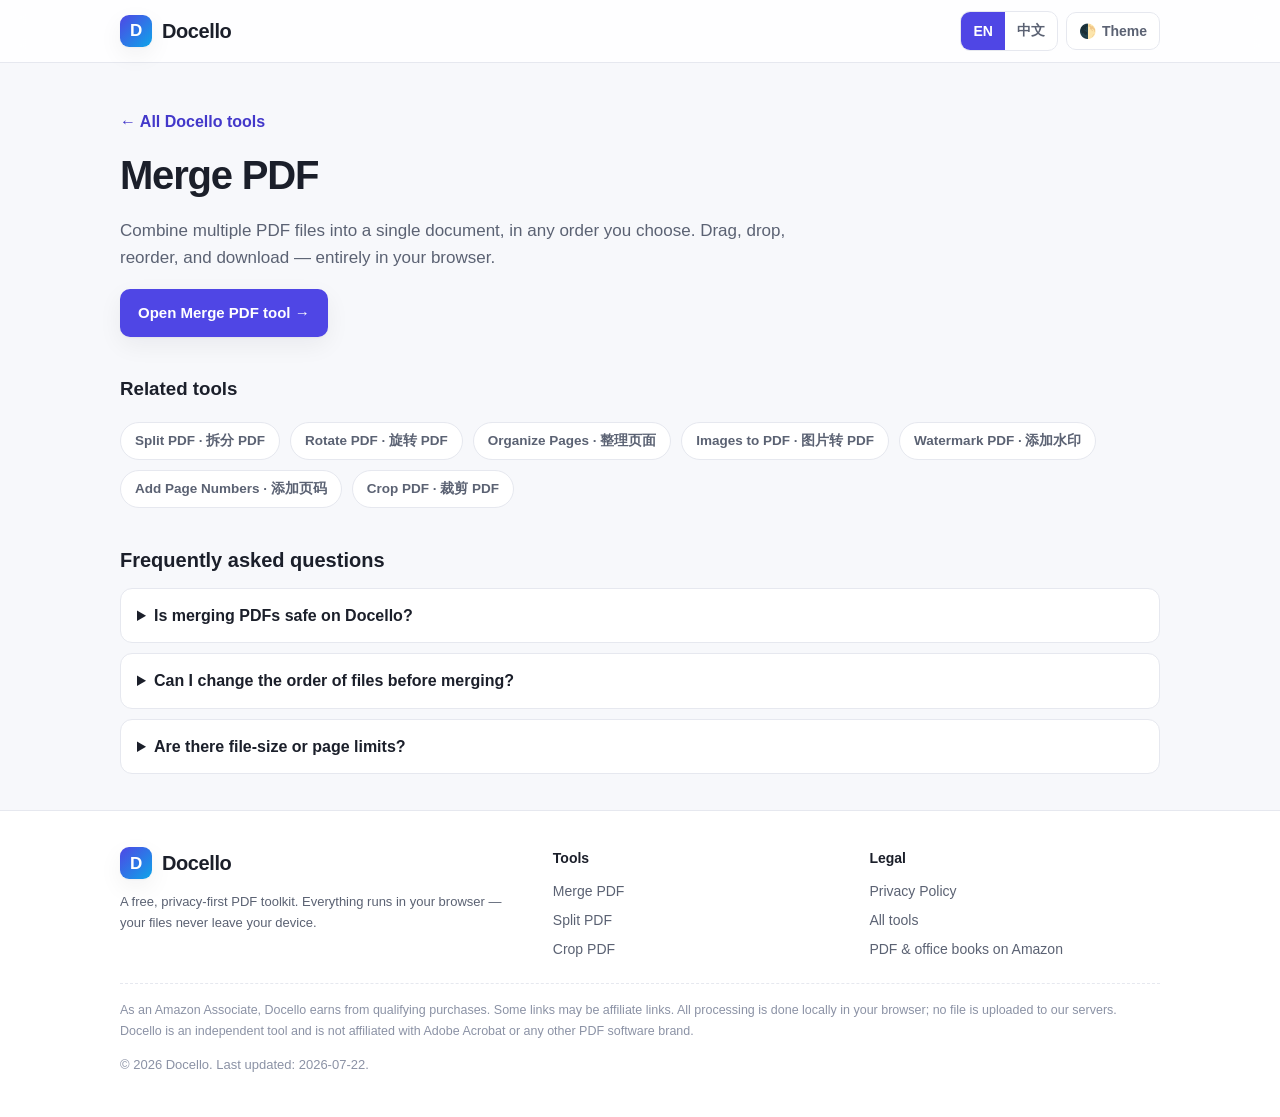
<file: tools/merge-pdf.html>
<!DOCTYPE html>
<html lang="en" data-theme="light" data-lang="en">
<head>
<meta charset="UTF-8" />
<meta name="viewport" content="width=device-width, initial-scale=1" />
<title>Merge PDF — Free Online Tool | Docello</title>
<meta name="description" content="Combine multiple PDF files into a single document, in any order you choose. Drag, drop, reorder, and download — entirely in your browser." />
<meta name="robots" content="index,follow" />
<link rel="canonical" href="https://docello.com/tools/merge-pdf.html" />
<link rel="alternate" hreflang="en" href="https://docello.com/tools/merge-pdf.html" />
<link rel="alternate" hreflang="zh-CN" href="https://docello.com/tools/merge-pdf.html?lang=zh" />
<link rel="alternate" hreflang="x-default" href="https://docello.com/tools/merge-pdf.html" />
<meta property="og:type" content="website" />
<meta property="og:title" content="Merge PDF — Docello" />
<meta property="og:description" content="Combine multiple PDF files into a single document, in any order you choose. Drag, drop, reorder, and download — entirely in your browser." />
<meta property="og:url" content="https://docello.com/tools/merge-pdf.html" />
<meta property="og:image" content="https://docello.com/og-image.png" />
<link rel="icon" type="image/svg+xml" href="../favicon.svg" />
<link rel="stylesheet" href="../styles.css" />
<script type="application/ld+json">{"@context":"https://schema.org","@type":"WebPage","name":"Merge PDF — Docello","url":"https://docello.com/tools/merge-pdf.html","description":"Combine multiple PDF files into a single document, in any order you choose. Drag, drop, reorder, and download — entirely in your browser.","inLanguage":["en","zh-CN"],"isPartOf":{"@type":"WebSite","name":"Docello","url":"https://docello.com/"}}</script>
<script type="application/ld+json">{"@context":"https://schema.org","@type":"FAQPage","mainEntity":[{"@type":"Question","name":"Is merging PDFs safe on Docello?","acceptedAnswer":{"@type":"Answer","text":"Yes. Files are processed locally in your browser and never uploaded to any server."}},{"@type":"Question","name":"Can I change the order of files before merging?","acceptedAnswer":{"@type":"Answer","text":"Yes. After adding files, use the up/down arrows in the list to set the exact merge order."}},{"@type":"Question","name":"Are there file-size or page limits?","acceptedAnswer":{"@type":"Answer","text":"No. Docello is free with no file-size caps and no watermarks on the output."}}]}</script>
</head>
<body>
<header class="site-header">
  <div class="wrap header-inner">
    <a class="brand" href="../index.html"><span class="logo">D</span><span>Docello</span></a>
    <div class="header-actions">
      <div class="seg" id="lang-seg" role="group" aria-label="Language">
        <button data-lang-set="en" class="active">EN</button>
        <button data-lang-set="zh-CN">中文</button>
      </div>
      <button class="toggle-btn" id="theme-toggle" aria-label="Toggle theme">🌓 <span data-en="Theme" data-zh="主题">Theme</span></button>
    </div>
  </div>
</header>
<main class="wrap">
  <section class="landing-hero">
    <a class="backlink" href="../index.html" data-en="← All Docello tools" data-zh="← 返回 Docello 全部工具">← All Docello tools</a>
    <h1>Merge PDF</h1>
    <p data-en="Combine multiple PDF files into a single document, in any order you choose. Drag, drop, reorder, and download — entirely in your browser." data-zh="将多个 PDF 文件按你指定的顺序合并为一个文档。拖入、重排、下载——全部在你的浏览器中完成。">Combine multiple PDF files into a single document, in any order you choose. Drag, drop, reorder, and download — entirely in your browser.</p>
    <a class="btn" href="../index.html#tool-merge" data-en="Open Merge PDF tool →" data-zh="打开合并 PDF工具 →">Open Merge PDF tool →</a>
  </section>
  <section>
    <h3 data-en="Related tools" data-zh="相关工具">Related tools</h3>
    <div class="related"><a href="split-pdf.html">Split PDF · 拆分 PDF</a><a href="rotate-pdf.html">Rotate PDF · 旋转 PDF</a><a href="organize-pages.html">Organize Pages · 整理页面</a><a href="images-to-pdf.html">Images to PDF · 图片转 PDF</a><a href="watermark-pdf.html">Watermark PDF · 添加水印</a><a href="page-numbers.html">Add Page Numbers · 添加页码</a><a href="crop-pdf.html">Crop PDF · 裁剪 PDF</a></div>
  </section>
  <section class="faq">
    <h3 data-en="Frequently asked questions" data-zh="常见问题">Frequently asked questions</h3>
    
      <details><summary>Is merging PDFs safe on Docello?</summary><p data-en="Yes. Files are processed locally in your browser and never uploaded to any server." data-zh="安全。文件在你的浏览器本地处理，绝不会上传到任何服务器。">Yes. Files are processed locally in your browser and never uploaded to any server.</p></details>
      <details><summary>Can I change the order of files before merging?</summary><p data-en="Yes. After adding files, use the up/down arrows in the list to set the exact merge order." data-zh="可以。添加文件后，使用列表中的上/下箭头来设定精确的合并顺序。">Yes. After adding files, use the up/down arrows in the list to set the exact merge order.</p></details>
      <details><summary>Are there file-size or page limits?</summary><p data-en="No. Docello is free with no file-size caps and no watermarks on the output." data-zh="没有。Docello 完全免费，不设文件大小上限，输出也不添加水印。">No. Docello is free with no file-size caps and no watermarks on the output.</p></details>
  </section>
</main>
<footer class="site-footer">
  <div class="wrap">
    <div class="foot-grid">
      <div>
        <div class="brand" style="margin-bottom:10px"><span class="logo">D</span><span>Docello</span></div>
        <p class="priv-safe" data-en="A free, privacy-first PDF toolkit. Everything runs in your browser — your files never leave your device." data-zh="免费、注重隐私的 PDF 工具集。所有操作都在你的浏览器中完成——文件绝不离开你的设备。">A free, privacy-first PDF toolkit. Everything runs in your browser — your files never leave your device.</p>
      </div>
      <div>
        <h4 data-en="Tools" data-zh="工具">Tools</h4>
        <ul>
          <li><a href="../index.html#tool-merge" data-en="Merge PDF" data-zh="合并 PDF">Merge PDF</a></li>
          <li><a href="../index.html#tool-split" data-en="Split PDF" data-zh="拆分 PDF">Split PDF</a></li>
          <li><a href="../index.html#tool-crop" data-en="Crop PDF" data-zh="裁剪页面">Crop PDF</a></li>
        </ul>
      </div>
      <div>
        <h4 data-en="Legal" data-zh="法律">Legal</h4>
        <ul>
          <li><a href="../privacy.html" data-en="Privacy Policy" data-zh="隐私政策">Privacy Policy</a></li>
          <li><a href="../index.html" data-en="All tools" data-zh="全部工具">All tools</a></li>
          <li><a href="https://www.amazon.com/s?k=pdf+books&tag=docello-20" target="_blank" rel="sponsored nofollow noopener" data-en="PDF &amp; office books on Amazon" data-zh="Amazon 上的 PDF 与办公书籍">PDF &amp; office books on Amazon</a></li>
        </ul>
      </div>
    </div>
    <p class="disclosure" data-en="As an Amazon Associate, Docello earns from qualifying purchases. Some links may be affiliate links. All processing is done locally in your browser; no file is uploaded to our servers. Docello is an independent tool and is not affiliated with Adobe Acrobat or any other PDF software brand." data-zh="作为 Amazon Associates 会员，Docello 可从符合条件的购买中获得收益。部分链接可能为联盟链接。所有处理均在你的浏览器本地完成，文件不会上传到我们的服务器。Docello 是独立工具，与 Adobe Acrobat 或其他任何 PDF 软件品牌无隶属关系。">As an Amazon Associate, Docello earns from qualifying purchases. Some links may be affiliate links. All processing is done locally in your browser; no file is uploaded to our servers. Docello is an independent tool and is not affiliated with Adobe Acrobat or any other PDF software brand.</p>
    <p class="copyright" data-en="© 2026 Docello. Last updated: 2026-07-22." data-zh="© 2026 Docello。最后更新：2026-07-22。">© 2026 Docello. Last updated: 2026-07-22.</p>
  </div>
</footer>
<script src="../app.js"></script>
</body>
</html>
</file>
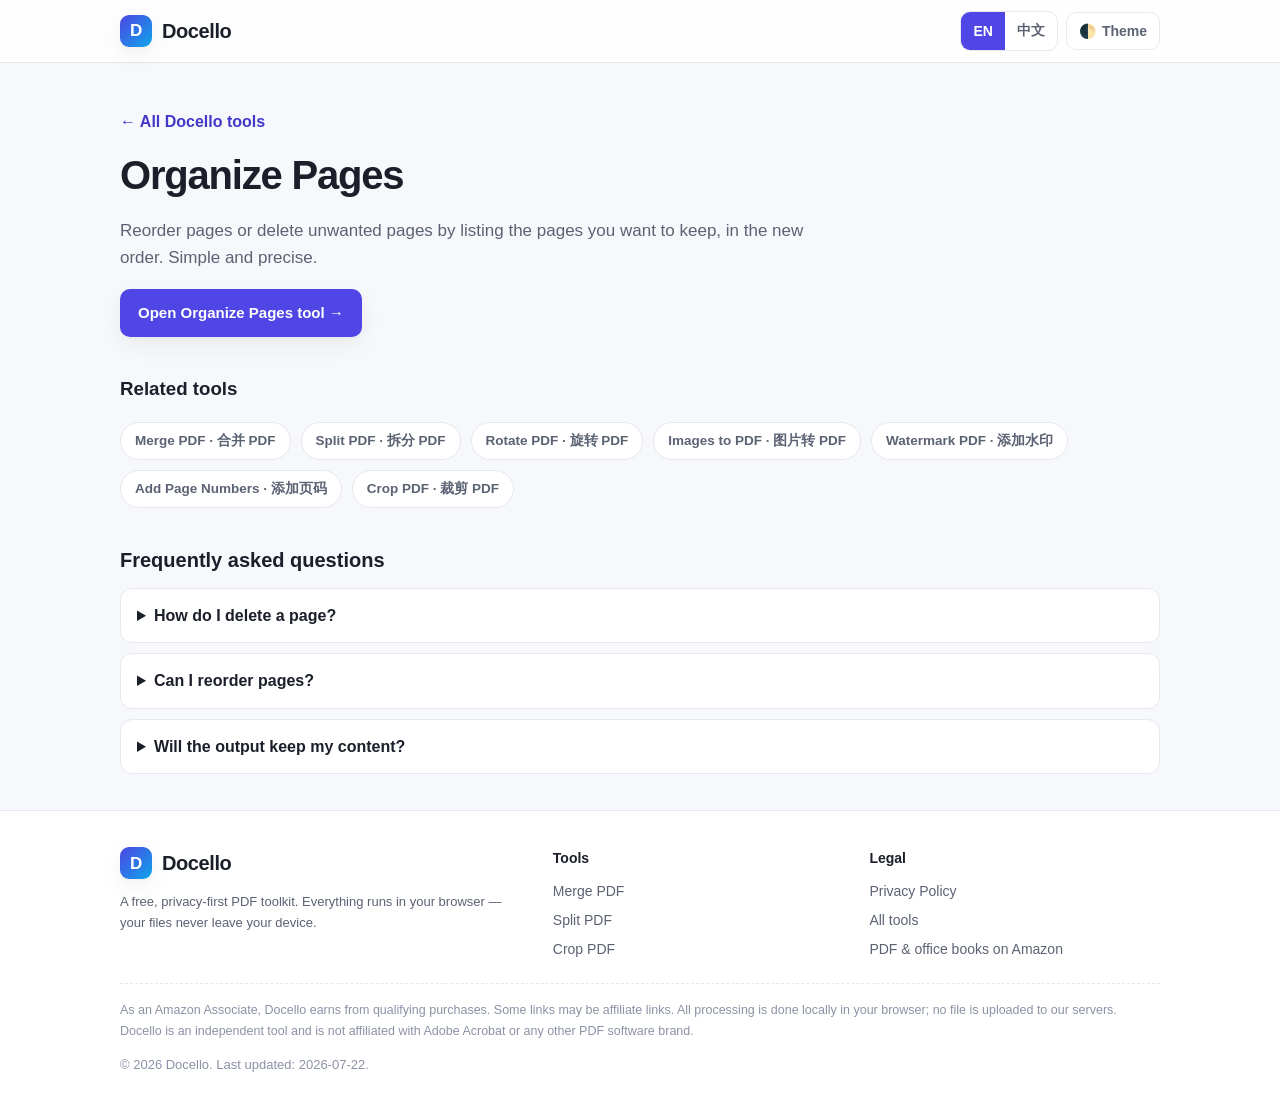
<file: tools/organize-pages.html>
<!DOCTYPE html>
<html lang="en" data-theme="light" data-lang="en">
<head>
<meta charset="UTF-8" />
<meta name="viewport" content="width=device-width, initial-scale=1" />
<title>Organize Pages — Free Online Tool | Docello</title>
<meta name="description" content="Reorder pages or delete unwanted pages by listing the pages you want to keep, in the new order. Simple and precise." />
<meta name="robots" content="index,follow" />
<link rel="canonical" href="https://docello.com/tools/organize-pages.html" />
<link rel="alternate" hreflang="en" href="https://docello.com/tools/organize-pages.html" />
<link rel="alternate" hreflang="zh-CN" href="https://docello.com/tools/organize-pages.html?lang=zh" />
<link rel="alternate" hreflang="x-default" href="https://docello.com/tools/organize-pages.html" />
<meta property="og:type" content="website" />
<meta property="og:title" content="Organize Pages — Docello" />
<meta property="og:description" content="Reorder pages or delete unwanted pages by listing the pages you want to keep, in the new order. Simple and precise." />
<meta property="og:url" content="https://docello.com/tools/organize-pages.html" />
<meta property="og:image" content="https://docello.com/og-image.png" />
<link rel="icon" type="image/svg+xml" href="../favicon.svg" />
<link rel="stylesheet" href="../styles.css" />
<script type="application/ld+json">{"@context":"https://schema.org","@type":"WebPage","name":"Organize Pages — Docello","url":"https://docello.com/tools/organize-pages.html","description":"Reorder pages or delete unwanted pages by listing the pages you want to keep, in the new order. Simple and precise.","inLanguage":["en","zh-CN"],"isPartOf":{"@type":"WebSite","name":"Docello","url":"https://docello.com/"}}</script>
<script type="application/ld+json">{"@context":"https://schema.org","@type":"FAQPage","mainEntity":[{"@type":"Question","name":"How do I delete a page?","acceptedAnswer":{"@type":"Answer","text":"List only the pages you want to keep, in order. Omitted pages are removed from the result."}},{"@type":"Question","name":"Can I reorder pages?","acceptedAnswer":{"@type":"Answer","text":"Yes. Enter the page numbers in the new sequence, e.g. 3,1,2,4."}},{"@type":"Question","name":"Will the output keep my content?","acceptedAnswer":{"@type":"Answer","text":"Yes. Pages are copied as-is; only their order changes."}}]}</script>
</head>
<body>
<header class="site-header">
  <div class="wrap header-inner">
    <a class="brand" href="../index.html"><span class="logo">D</span><span>Docello</span></a>
    <div class="header-actions">
      <div class="seg" id="lang-seg" role="group" aria-label="Language">
        <button data-lang-set="en" class="active">EN</button>
        <button data-lang-set="zh-CN">中文</button>
      </div>
      <button class="toggle-btn" id="theme-toggle" aria-label="Toggle theme">🌓 <span data-en="Theme" data-zh="主题">Theme</span></button>
    </div>
  </div>
</header>
<main class="wrap">
  <section class="landing-hero">
    <a class="backlink" href="../index.html" data-en="← All Docello tools" data-zh="← 返回 Docello 全部工具">← All Docello tools</a>
    <h1>Organize Pages</h1>
    <p data-en="Reorder pages or delete unwanted pages by listing the pages you want to keep, in the new order. Simple and precise." data-zh="通过列出要保留的页码（按新顺序），重新排序或删除不需要的页面。简单而精确。">Reorder pages or delete unwanted pages by listing the pages you want to keep, in the new order. Simple and precise.</p>
    <a class="btn" href="../index.html#tool-organize" data-en="Open Organize Pages tool →" data-zh="打开整理页面工具 →">Open Organize Pages tool →</a>
  </section>
  <section>
    <h3 data-en="Related tools" data-zh="相关工具">Related tools</h3>
    <div class="related"><a href="merge-pdf.html">Merge PDF · 合并 PDF</a><a href="split-pdf.html">Split PDF · 拆分 PDF</a><a href="rotate-pdf.html">Rotate PDF · 旋转 PDF</a><a href="images-to-pdf.html">Images to PDF · 图片转 PDF</a><a href="watermark-pdf.html">Watermark PDF · 添加水印</a><a href="page-numbers.html">Add Page Numbers · 添加页码</a><a href="crop-pdf.html">Crop PDF · 裁剪 PDF</a></div>
  </section>
  <section class="faq">
    <h3 data-en="Frequently asked questions" data-zh="常见问题">Frequently asked questions</h3>
    
      <details><summary>How do I delete a page?</summary><p data-en="List only the pages you want to keep, in order. Omitted pages are removed from the result." data-zh="只列出要保留的页面（按顺序）。未列出的页面将从结果中移除。">List only the pages you want to keep, in order. Omitted pages are removed from the result.</p></details>
      <details><summary>Can I reorder pages?</summary><p data-en="Yes. Enter the page numbers in the new sequence, e.g. 3,1,2,4." data-zh="可以。按新顺序输入页码，例如 3,1,2,4。">Yes. Enter the page numbers in the new sequence, e.g. 3,1,2,4.</p></details>
      <details><summary>Will the output keep my content?</summary><p data-en="Yes. Pages are copied as-is; only their order changes." data-zh="会。页面内容原样复制，仅顺序改变。">Yes. Pages are copied as-is; only their order changes.</p></details>
  </section>
</main>
<footer class="site-footer">
  <div class="wrap">
    <div class="foot-grid">
      <div>
        <div class="brand" style="margin-bottom:10px"><span class="logo">D</span><span>Docello</span></div>
        <p class="priv-safe" data-en="A free, privacy-first PDF toolkit. Everything runs in your browser — your files never leave your device." data-zh="免费、注重隐私的 PDF 工具集。所有操作都在你的浏览器中完成——文件绝不离开你的设备。">A free, privacy-first PDF toolkit. Everything runs in your browser — your files never leave your device.</p>
      </div>
      <div>
        <h4 data-en="Tools" data-zh="工具">Tools</h4>
        <ul>
          <li><a href="../index.html#tool-merge" data-en="Merge PDF" data-zh="合并 PDF">Merge PDF</a></li>
          <li><a href="../index.html#tool-split" data-en="Split PDF" data-zh="拆分 PDF">Split PDF</a></li>
          <li><a href="../index.html#tool-crop" data-en="Crop PDF" data-zh="裁剪页面">Crop PDF</a></li>
        </ul>
      </div>
      <div>
        <h4 data-en="Legal" data-zh="法律">Legal</h4>
        <ul>
          <li><a href="../privacy.html" data-en="Privacy Policy" data-zh="隐私政策">Privacy Policy</a></li>
          <li><a href="../index.html" data-en="All tools" data-zh="全部工具">All tools</a></li>
          <li><a href="https://www.amazon.com/s?k=pdf+books&tag=docello-20" target="_blank" rel="sponsored nofollow noopener" data-en="PDF &amp; office books on Amazon" data-zh="Amazon 上的 PDF 与办公书籍">PDF &amp; office books on Amazon</a></li>
        </ul>
      </div>
    </div>
    <p class="disclosure" data-en="As an Amazon Associate, Docello earns from qualifying purchases. Some links may be affiliate links. All processing is done locally in your browser; no file is uploaded to our servers. Docello is an independent tool and is not affiliated with Adobe Acrobat or any other PDF software brand." data-zh="作为 Amazon Associates 会员，Docello 可从符合条件的购买中获得收益。部分链接可能为联盟链接。所有处理均在你的浏览器本地完成，文件不会上传到我们的服务器。Docello 是独立工具，与 Adobe Acrobat 或其他任何 PDF 软件品牌无隶属关系。">As an Amazon Associate, Docello earns from qualifying purchases. Some links may be affiliate links. All processing is done locally in your browser; no file is uploaded to our servers. Docello is an independent tool and is not affiliated with Adobe Acrobat or any other PDF software brand.</p>
    <p class="copyright" data-en="© 2026 Docello. Last updated: 2026-07-22." data-zh="© 2026 Docello。最后更新：2026-07-22。">© 2026 Docello. Last updated: 2026-07-22.</p>
  </div>
</footer>
<script src="../app.js"></script>
</body>
</html>
</file>
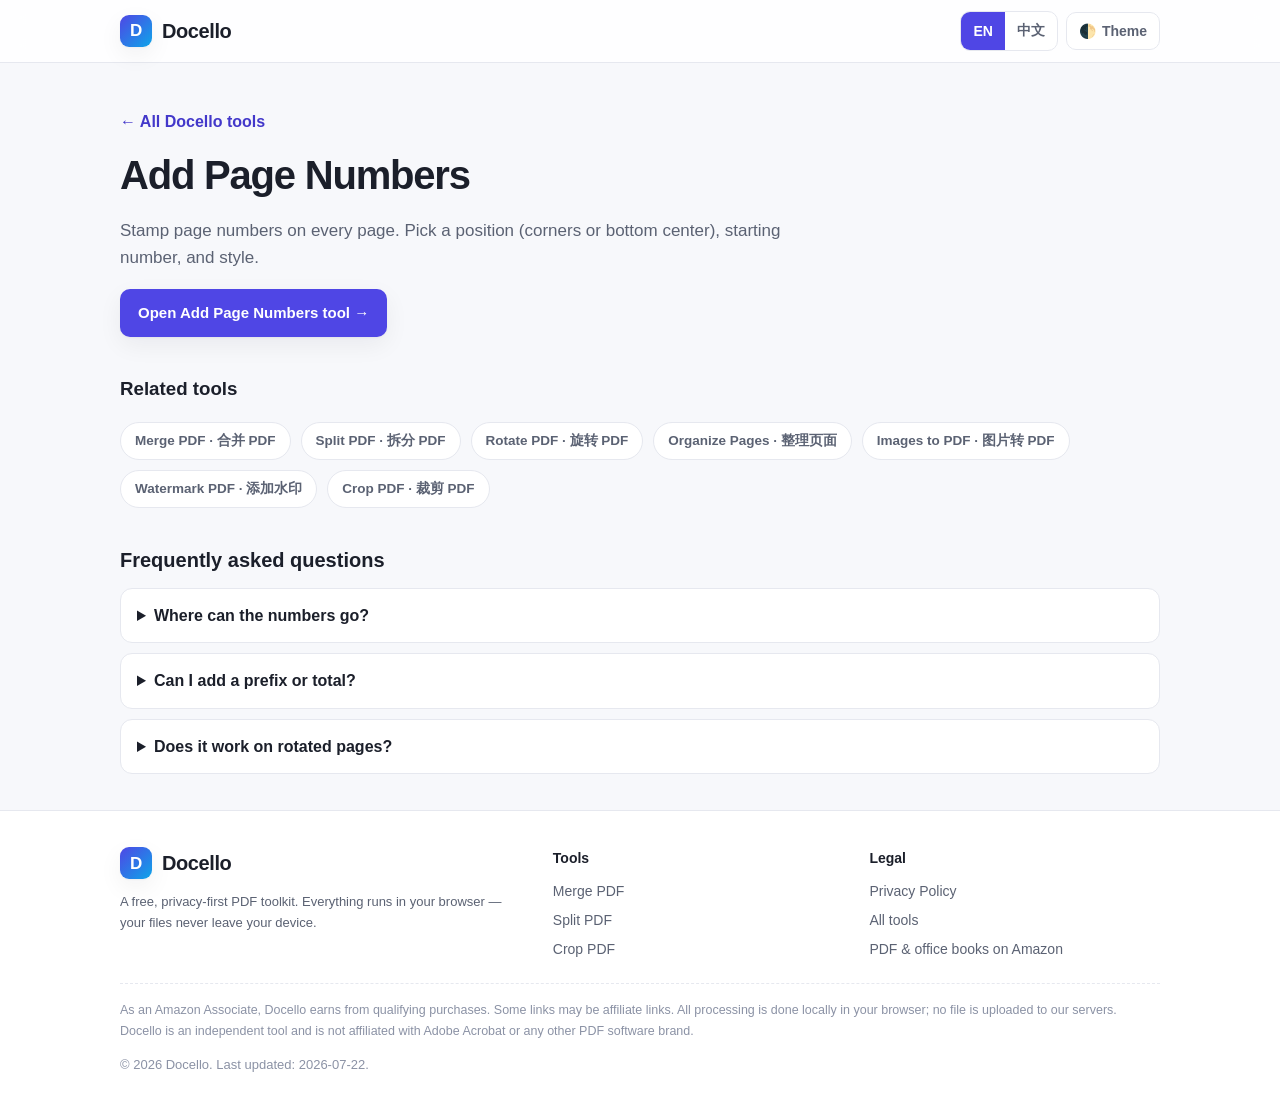
<file: tools/page-numbers.html>
<!DOCTYPE html>
<html lang="en" data-theme="light" data-lang="en">
<head>
<meta charset="UTF-8" />
<meta name="viewport" content="width=device-width, initial-scale=1" />
<title>Add Page Numbers — Free Online Tool | Docello</title>
<meta name="description" content="Stamp page numbers on every page. Pick a position (corners or bottom center), starting number, and style." />
<meta name="robots" content="index,follow" />
<link rel="canonical" href="https://docello.com/tools/page-numbers.html" />
<link rel="alternate" hreflang="en" href="https://docello.com/tools/page-numbers.html" />
<link rel="alternate" hreflang="zh-CN" href="https://docello.com/tools/page-numbers.html?lang=zh" />
<link rel="alternate" hreflang="x-default" href="https://docello.com/tools/page-numbers.html" />
<meta property="og:type" content="website" />
<meta property="og:title" content="Add Page Numbers — Docello" />
<meta property="og:description" content="Stamp page numbers on every page. Pick a position (corners or bottom center), starting number, and style." />
<meta property="og:url" content="https://docello.com/tools/page-numbers.html" />
<meta property="og:image" content="https://docello.com/og-image.png" />
<link rel="icon" type="image/svg+xml" href="../favicon.svg" />
<link rel="stylesheet" href="../styles.css" />
<script type="application/ld+json">{"@context":"https://schema.org","@type":"WebPage","name":"Add Page Numbers — Docello","url":"https://docello.com/tools/page-numbers.html","description":"Stamp page numbers on every page. Pick a position (corners or bottom center), starting number, and style.","inLanguage":["en","zh-CN"],"isPartOf":{"@type":"WebSite","name":"Docello","url":"https://docello.com/"}}</script>
<script type="application/ld+json">{"@context":"https://schema.org","@type":"FAQPage","mainEntity":[{"@type":"Question","name":"Where can the numbers go?","acceptedAnswer":{"@type":"Answer","text":"Bottom-left, bottom-center, bottom-right, or top-right of each page."}},{"@type":"Question","name":"Can I add a prefix or total?","acceptedAnswer":{"@type":"Answer","text":"Yes. Use a prefix like “Page ” and a suffix like “ / {total}” which auto-fills the page count."}},{"@type":"Question","name":"Does it work on rotated pages?","acceptedAnswer":{"@type":"Answer","text":"Yes. Numbers are placed according to each page’s orientation."}}]}</script>
</head>
<body>
<header class="site-header">
  <div class="wrap header-inner">
    <a class="brand" href="../index.html"><span class="logo">D</span><span>Docello</span></a>
    <div class="header-actions">
      <div class="seg" id="lang-seg" role="group" aria-label="Language">
        <button data-lang-set="en" class="active">EN</button>
        <button data-lang-set="zh-CN">中文</button>
      </div>
      <button class="toggle-btn" id="theme-toggle" aria-label="Toggle theme">🌓 <span data-en="Theme" data-zh="主题">Theme</span></button>
    </div>
  </div>
</header>
<main class="wrap">
  <section class="landing-hero">
    <a class="backlink" href="../index.html" data-en="← All Docello tools" data-zh="← 返回 Docello 全部工具">← All Docello tools</a>
    <h1>Add Page Numbers</h1>
    <p data-en="Stamp page numbers on every page. Pick a position (corners or bottom center), starting number, and style." data-zh="为每页添加页码。可选择位置（角落或底部居中）、起始数字和样式。">Stamp page numbers on every page. Pick a position (corners or bottom center), starting number, and style.</p>
    <a class="btn" href="../index.html#tool-pagenumbers" data-en="Open Add Page Numbers tool →" data-zh="打开添加页码工具 →">Open Add Page Numbers tool →</a>
  </section>
  <section>
    <h3 data-en="Related tools" data-zh="相关工具">Related tools</h3>
    <div class="related"><a href="merge-pdf.html">Merge PDF · 合并 PDF</a><a href="split-pdf.html">Split PDF · 拆分 PDF</a><a href="rotate-pdf.html">Rotate PDF · 旋转 PDF</a><a href="organize-pages.html">Organize Pages · 整理页面</a><a href="images-to-pdf.html">Images to PDF · 图片转 PDF</a><a href="watermark-pdf.html">Watermark PDF · 添加水印</a><a href="crop-pdf.html">Crop PDF · 裁剪 PDF</a></div>
  </section>
  <section class="faq">
    <h3 data-en="Frequently asked questions" data-zh="常见问题">Frequently asked questions</h3>
    
      <details><summary>Where can the numbers go?</summary><p data-en="Bottom-left, bottom-center, bottom-right, or top-right of each page." data-zh="可位于每页的左下、底部居中、右下或右上。">Bottom-left, bottom-center, bottom-right, or top-right of each page.</p></details>
      <details><summary>Can I add a prefix or total?</summary><p data-en="Yes. Use a prefix like “Page ” and a suffix like “ / {total}” which auto-fills the page count." data-zh="可以。使用“Page ”作为前缀，“ / {total}”作为后缀，会自动填入总页数。">Yes. Use a prefix like “Page ” and a suffix like “ / {total}” which auto-fills the page count.</p></details>
      <details><summary>Does it work on rotated pages?</summary><p data-en="Yes. Numbers are placed according to each page’s orientation." data-zh="可以。页码会根据每页的方向进行放置。">Yes. Numbers are placed according to each page’s orientation.</p></details>
  </section>
</main>
<footer class="site-footer">
  <div class="wrap">
    <div class="foot-grid">
      <div>
        <div class="brand" style="margin-bottom:10px"><span class="logo">D</span><span>Docello</span></div>
        <p class="priv-safe" data-en="A free, privacy-first PDF toolkit. Everything runs in your browser — your files never leave your device." data-zh="免费、注重隐私的 PDF 工具集。所有操作都在你的浏览器中完成——文件绝不离开你的设备。">A free, privacy-first PDF toolkit. Everything runs in your browser — your files never leave your device.</p>
      </div>
      <div>
        <h4 data-en="Tools" data-zh="工具">Tools</h4>
        <ul>
          <li><a href="../index.html#tool-merge" data-en="Merge PDF" data-zh="合并 PDF">Merge PDF</a></li>
          <li><a href="../index.html#tool-split" data-en="Split PDF" data-zh="拆分 PDF">Split PDF</a></li>
          <li><a href="../index.html#tool-crop" data-en="Crop PDF" data-zh="裁剪页面">Crop PDF</a></li>
        </ul>
      </div>
      <div>
        <h4 data-en="Legal" data-zh="法律">Legal</h4>
        <ul>
          <li><a href="../privacy.html" data-en="Privacy Policy" data-zh="隐私政策">Privacy Policy</a></li>
          <li><a href="../index.html" data-en="All tools" data-zh="全部工具">All tools</a></li>
          <li><a href="https://www.amazon.com/s?k=pdf+books&tag=docello-20" target="_blank" rel="sponsored nofollow noopener" data-en="PDF &amp; office books on Amazon" data-zh="Amazon 上的 PDF 与办公书籍">PDF &amp; office books on Amazon</a></li>
        </ul>
      </div>
    </div>
    <p class="disclosure" data-en="As an Amazon Associate, Docello earns from qualifying purchases. Some links may be affiliate links. All processing is done locally in your browser; no file is uploaded to our servers. Docello is an independent tool and is not affiliated with Adobe Acrobat or any other PDF software brand." data-zh="作为 Amazon Associates 会员，Docello 可从符合条件的购买中获得收益。部分链接可能为联盟链接。所有处理均在你的浏览器本地完成，文件不会上传到我们的服务器。Docello 是独立工具，与 Adobe Acrobat 或其他任何 PDF 软件品牌无隶属关系。">As an Amazon Associate, Docello earns from qualifying purchases. Some links may be affiliate links. All processing is done locally in your browser; no file is uploaded to our servers. Docello is an independent tool and is not affiliated with Adobe Acrobat or any other PDF software brand.</p>
    <p class="copyright" data-en="© 2026 Docello. Last updated: 2026-07-22." data-zh="© 2026 Docello。最后更新：2026-07-22。">© 2026 Docello. Last updated: 2026-07-22.</p>
  </div>
</footer>
<script src="../app.js"></script>
</body>
</html>
</file>
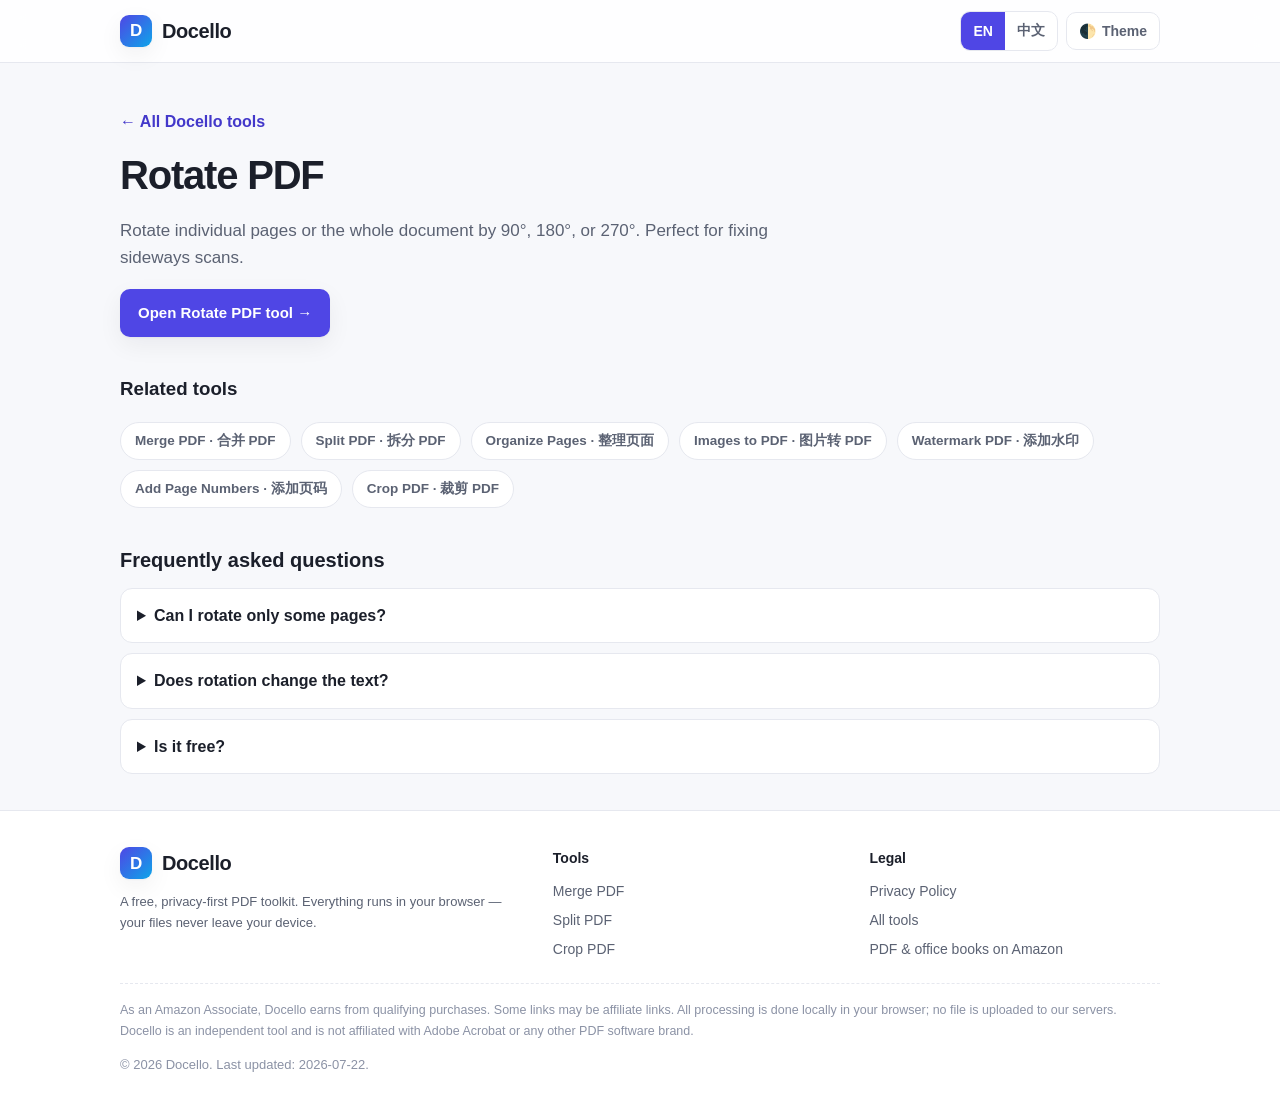
<file: tools/rotate-pdf.html>
<!DOCTYPE html>
<html lang="en" data-theme="light" data-lang="en">
<head>
<meta charset="UTF-8" />
<meta name="viewport" content="width=device-width, initial-scale=1" />
<title>Rotate PDF — Free Online Tool | Docello</title>
<meta name="description" content="Rotate individual pages or the whole document by 90°, 180°, or 270°. Perfect for fixing sideways scans." />
<meta name="robots" content="index,follow" />
<link rel="canonical" href="https://docello.com/tools/rotate-pdf.html" />
<link rel="alternate" hreflang="en" href="https://docello.com/tools/rotate-pdf.html" />
<link rel="alternate" hreflang="zh-CN" href="https://docello.com/tools/rotate-pdf.html?lang=zh" />
<link rel="alternate" hreflang="x-default" href="https://docello.com/tools/rotate-pdf.html" />
<meta property="og:type" content="website" />
<meta property="og:title" content="Rotate PDF — Docello" />
<meta property="og:description" content="Rotate individual pages or the whole document by 90°, 180°, or 270°. Perfect for fixing sideways scans." />
<meta property="og:url" content="https://docello.com/tools/rotate-pdf.html" />
<meta property="og:image" content="https://docello.com/og-image.png" />
<link rel="icon" type="image/svg+xml" href="../favicon.svg" />
<link rel="stylesheet" href="../styles.css" />
<script type="application/ld+json">{"@context":"https://schema.org","@type":"WebPage","name":"Rotate PDF — Docello","url":"https://docello.com/tools/rotate-pdf.html","description":"Rotate individual pages or the whole document by 90°, 180°, or 270°. Perfect for fixing sideways scans.","inLanguage":["en","zh-CN"],"isPartOf":{"@type":"WebSite","name":"Docello","url":"https://docello.com/"}}</script>
<script type="application/ld+json">{"@context":"https://schema.org","@type":"FAQPage","mainEntity":[{"@type":"Question","name":"Can I rotate only some pages?","acceptedAnswer":{"@type":"Answer","text":"Yes. Switch the scope to “Specific pages” and enter the page numbers or ranges to rotate."}},{"@type":"Question","name":"Does rotation change the text?","acceptedAnswer":{"@type":"Answer","text":"No. Rotation preserves all content; it only changes page orientation."}},{"@type":"Question","name":"Is it free?","acceptedAnswer":{"@type":"Answer","text":"Yes, with no watermarks and no sign-up."}}]}</script>
</head>
<body>
<header class="site-header">
  <div class="wrap header-inner">
    <a class="brand" href="../index.html"><span class="logo">D</span><span>Docello</span></a>
    <div class="header-actions">
      <div class="seg" id="lang-seg" role="group" aria-label="Language">
        <button data-lang-set="en" class="active">EN</button>
        <button data-lang-set="zh-CN">中文</button>
      </div>
      <button class="toggle-btn" id="theme-toggle" aria-label="Toggle theme">🌓 <span data-en="Theme" data-zh="主题">Theme</span></button>
    </div>
  </div>
</header>
<main class="wrap">
  <section class="landing-hero">
    <a class="backlink" href="../index.html" data-en="← All Docello tools" data-zh="← 返回 Docello 全部工具">← All Docello tools</a>
    <h1>Rotate PDF</h1>
    <p data-en="Rotate individual pages or the whole document by 90°, 180°, or 270°. Perfect for fixing sideways scans." data-zh="将单个页面或整个文档旋转 90°、180° 或 270°。非常适合修正横向扫描件。">Rotate individual pages or the whole document by 90°, 180°, or 270°. Perfect for fixing sideways scans.</p>
    <a class="btn" href="../index.html#tool-rotate" data-en="Open Rotate PDF tool →" data-zh="打开旋转 PDF工具 →">Open Rotate PDF tool →</a>
  </section>
  <section>
    <h3 data-en="Related tools" data-zh="相关工具">Related tools</h3>
    <div class="related"><a href="merge-pdf.html">Merge PDF · 合并 PDF</a><a href="split-pdf.html">Split PDF · 拆分 PDF</a><a href="organize-pages.html">Organize Pages · 整理页面</a><a href="images-to-pdf.html">Images to PDF · 图片转 PDF</a><a href="watermark-pdf.html">Watermark PDF · 添加水印</a><a href="page-numbers.html">Add Page Numbers · 添加页码</a><a href="crop-pdf.html">Crop PDF · 裁剪 PDF</a></div>
  </section>
  <section class="faq">
    <h3 data-en="Frequently asked questions" data-zh="常见问题">Frequently asked questions</h3>
    
      <details><summary>Can I rotate only some pages?</summary><p data-en="Yes. Switch the scope to “Specific pages” and enter the page numbers or ranges to rotate." data-zh="可以。将范围切换为“指定页面”，输入要旋转的页码或范围。">Yes. Switch the scope to “Specific pages” and enter the page numbers or ranges to rotate.</p></details>
      <details><summary>Does rotation change the text?</summary><p data-en="No. Rotation preserves all content; it only changes page orientation." data-zh="不会。旋转保留所有内容，仅改变页面方向。">No. Rotation preserves all content; it only changes page orientation.</p></details>
      <details><summary>Is it free?</summary><p data-en="Yes, with no watermarks and no sign-up." data-zh="是的，免费、无水印、无需注册。">Yes, with no watermarks and no sign-up.</p></details>
  </section>
</main>
<footer class="site-footer">
  <div class="wrap">
    <div class="foot-grid">
      <div>
        <div class="brand" style="margin-bottom:10px"><span class="logo">D</span><span>Docello</span></div>
        <p class="priv-safe" data-en="A free, privacy-first PDF toolkit. Everything runs in your browser — your files never leave your device." data-zh="免费、注重隐私的 PDF 工具集。所有操作都在你的浏览器中完成——文件绝不离开你的设备。">A free, privacy-first PDF toolkit. Everything runs in your browser — your files never leave your device.</p>
      </div>
      <div>
        <h4 data-en="Tools" data-zh="工具">Tools</h4>
        <ul>
          <li><a href="../index.html#tool-merge" data-en="Merge PDF" data-zh="合并 PDF">Merge PDF</a></li>
          <li><a href="../index.html#tool-split" data-en="Split PDF" data-zh="拆分 PDF">Split PDF</a></li>
          <li><a href="../index.html#tool-crop" data-en="Crop PDF" data-zh="裁剪页面">Crop PDF</a></li>
        </ul>
      </div>
      <div>
        <h4 data-en="Legal" data-zh="法律">Legal</h4>
        <ul>
          <li><a href="../privacy.html" data-en="Privacy Policy" data-zh="隐私政策">Privacy Policy</a></li>
          <li><a href="../index.html" data-en="All tools" data-zh="全部工具">All tools</a></li>
          <li><a href="https://www.amazon.com/s?k=pdf+books&tag=docello-20" target="_blank" rel="sponsored nofollow noopener" data-en="PDF &amp; office books on Amazon" data-zh="Amazon 上的 PDF 与办公书籍">PDF &amp; office books on Amazon</a></li>
        </ul>
      </div>
    </div>
    <p class="disclosure" data-en="As an Amazon Associate, Docello earns from qualifying purchases. Some links may be affiliate links. All processing is done locally in your browser; no file is uploaded to our servers. Docello is an independent tool and is not affiliated with Adobe Acrobat or any other PDF software brand." data-zh="作为 Amazon Associates 会员，Docello 可从符合条件的购买中获得收益。部分链接可能为联盟链接。所有处理均在你的浏览器本地完成，文件不会上传到我们的服务器。Docello 是独立工具，与 Adobe Acrobat 或其他任何 PDF 软件品牌无隶属关系。">As an Amazon Associate, Docello earns from qualifying purchases. Some links may be affiliate links. All processing is done locally in your browser; no file is uploaded to our servers. Docello is an independent tool and is not affiliated with Adobe Acrobat or any other PDF software brand.</p>
    <p class="copyright" data-en="© 2026 Docello. Last updated: 2026-07-22." data-zh="© 2026 Docello。最后更新：2026-07-22。">© 2026 Docello. Last updated: 2026-07-22.</p>
  </div>
</footer>
<script src="../app.js"></script>
</body>
</html>
</file>
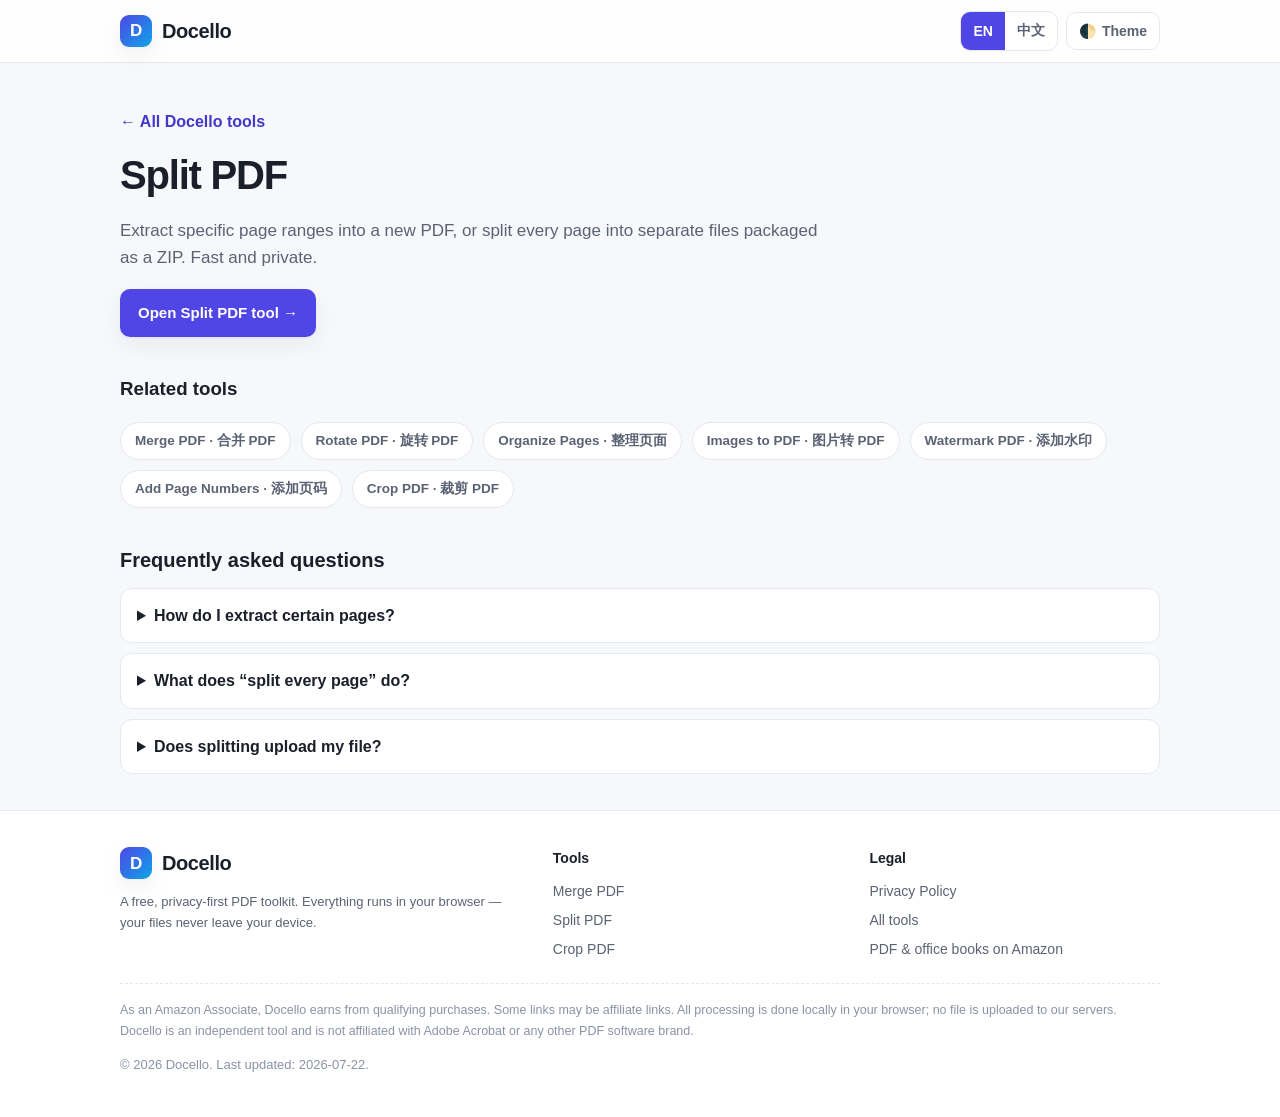
<file: tools/split-pdf.html>
<!DOCTYPE html>
<html lang="en" data-theme="light" data-lang="en">
<head>
<meta charset="UTF-8" />
<meta name="viewport" content="width=device-width, initial-scale=1" />
<title>Split PDF — Free Online Tool | Docello</title>
<meta name="description" content="Extract specific page ranges into a new PDF, or split every page into separate files packaged as a ZIP. Fast and private." />
<meta name="robots" content="index,follow" />
<link rel="canonical" href="https://docello.com/tools/split-pdf.html" />
<link rel="alternate" hreflang="en" href="https://docello.com/tools/split-pdf.html" />
<link rel="alternate" hreflang="zh-CN" href="https://docello.com/tools/split-pdf.html?lang=zh" />
<link rel="alternate" hreflang="x-default" href="https://docello.com/tools/split-pdf.html" />
<meta property="og:type" content="website" />
<meta property="og:title" content="Split PDF — Docello" />
<meta property="og:description" content="Extract specific page ranges into a new PDF, or split every page into separate files packaged as a ZIP. Fast and private." />
<meta property="og:url" content="https://docello.com/tools/split-pdf.html" />
<meta property="og:image" content="https://docello.com/og-image.png" />
<link rel="icon" type="image/svg+xml" href="../favicon.svg" />
<link rel="stylesheet" href="../styles.css" />
<script type="application/ld+json">{"@context":"https://schema.org","@type":"WebPage","name":"Split PDF — Docello","url":"https://docello.com/tools/split-pdf.html","description":"Extract specific page ranges into a new PDF, or split every page into separate files packaged as a ZIP. Fast and private.","inLanguage":["en","zh-CN"],"isPartOf":{"@type":"WebSite","name":"Docello","url":"https://docello.com/"}}</script>
<script type="application/ld+json">{"@context":"https://schema.org","@type":"FAQPage","mainEntity":[{"@type":"Question","name":"How do I extract certain pages?","acceptedAnswer":{"@type":"Answer","text":"Choose “Extract page ranges” and enter something like 1-3, 5, 7-9. Only those pages are saved into a new PDF."}},{"@type":"Question","name":"What does “split every page” do?","acceptedAnswer":{"@type":"Answer","text":"It creates one PDF per page and bundles them into a single ZIP download."}},{"@type":"Question","name":"Does splitting upload my file?","acceptedAnswer":{"@type":"Answer","text":"No. All splitting happens on your device in the browser."}}]}</script>
</head>
<body>
<header class="site-header">
  <div class="wrap header-inner">
    <a class="brand" href="../index.html"><span class="logo">D</span><span>Docello</span></a>
    <div class="header-actions">
      <div class="seg" id="lang-seg" role="group" aria-label="Language">
        <button data-lang-set="en" class="active">EN</button>
        <button data-lang-set="zh-CN">中文</button>
      </div>
      <button class="toggle-btn" id="theme-toggle" aria-label="Toggle theme">🌓 <span data-en="Theme" data-zh="主题">Theme</span></button>
    </div>
  </div>
</header>
<main class="wrap">
  <section class="landing-hero">
    <a class="backlink" href="../index.html" data-en="← All Docello tools" data-zh="← 返回 Docello 全部工具">← All Docello tools</a>
    <h1>Split PDF</h1>
    <p data-en="Extract specific page ranges into a new PDF, or split every page into separate files packaged as a ZIP. Fast and private." data-zh="将指定页面范围提取为新 PDF，或将每一页拆分为独立文件并打包为 ZIP。快速且私密。">Extract specific page ranges into a new PDF, or split every page into separate files packaged as a ZIP. Fast and private.</p>
    <a class="btn" href="../index.html#tool-split" data-en="Open Split PDF tool →" data-zh="打开拆分 PDF工具 →">Open Split PDF tool →</a>
  </section>
  <section>
    <h3 data-en="Related tools" data-zh="相关工具">Related tools</h3>
    <div class="related"><a href="merge-pdf.html">Merge PDF · 合并 PDF</a><a href="rotate-pdf.html">Rotate PDF · 旋转 PDF</a><a href="organize-pages.html">Organize Pages · 整理页面</a><a href="images-to-pdf.html">Images to PDF · 图片转 PDF</a><a href="watermark-pdf.html">Watermark PDF · 添加水印</a><a href="page-numbers.html">Add Page Numbers · 添加页码</a><a href="crop-pdf.html">Crop PDF · 裁剪 PDF</a></div>
  </section>
  <section class="faq">
    <h3 data-en="Frequently asked questions" data-zh="常见问题">Frequently asked questions</h3>
    
      <details><summary>How do I extract certain pages?</summary><p data-en="Choose “Extract page ranges” and enter something like 1-3, 5, 7-9. Only those pages are saved into a new PDF." data-zh="选择“提取页面范围”，输入例如 1-3, 5, 7-9，仅这些页面会被保存为新 PDF。">Choose “Extract page ranges” and enter something like 1-3, 5, 7-9. Only those pages are saved into a new PDF.</p></details>
      <details><summary>What does “split every page” do?</summary><p data-en="It creates one PDF per page and bundles them into a single ZIP download." data-zh="它会为每一页生成一个 PDF，并打包为一个 ZIP 下载。">It creates one PDF per page and bundles them into a single ZIP download.</p></details>
      <details><summary>Does splitting upload my file?</summary><p data-en="No. All splitting happens on your device in the browser." data-zh="不会。所有拆分操作都在你设备的浏览器中完成。">No. All splitting happens on your device in the browser.</p></details>
  </section>
</main>
<footer class="site-footer">
  <div class="wrap">
    <div class="foot-grid">
      <div>
        <div class="brand" style="margin-bottom:10px"><span class="logo">D</span><span>Docello</span></div>
        <p class="priv-safe" data-en="A free, privacy-first PDF toolkit. Everything runs in your browser — your files never leave your device." data-zh="免费、注重隐私的 PDF 工具集。所有操作都在你的浏览器中完成——文件绝不离开你的设备。">A free, privacy-first PDF toolkit. Everything runs in your browser — your files never leave your device.</p>
      </div>
      <div>
        <h4 data-en="Tools" data-zh="工具">Tools</h4>
        <ul>
          <li><a href="../index.html#tool-merge" data-en="Merge PDF" data-zh="合并 PDF">Merge PDF</a></li>
          <li><a href="../index.html#tool-split" data-en="Split PDF" data-zh="拆分 PDF">Split PDF</a></li>
          <li><a href="../index.html#tool-crop" data-en="Crop PDF" data-zh="裁剪页面">Crop PDF</a></li>
        </ul>
      </div>
      <div>
        <h4 data-en="Legal" data-zh="法律">Legal</h4>
        <ul>
          <li><a href="../privacy.html" data-en="Privacy Policy" data-zh="隐私政策">Privacy Policy</a></li>
          <li><a href="../index.html" data-en="All tools" data-zh="全部工具">All tools</a></li>
          <li><a href="https://www.amazon.com/s?k=pdf+books&tag=docello-20" target="_blank" rel="sponsored nofollow noopener" data-en="PDF &amp; office books on Amazon" data-zh="Amazon 上的 PDF 与办公书籍">PDF &amp; office books on Amazon</a></li>
        </ul>
      </div>
    </div>
    <p class="disclosure" data-en="As an Amazon Associate, Docello earns from qualifying purchases. Some links may be affiliate links. All processing is done locally in your browser; no file is uploaded to our servers. Docello is an independent tool and is not affiliated with Adobe Acrobat or any other PDF software brand." data-zh="作为 Amazon Associates 会员，Docello 可从符合条件的购买中获得收益。部分链接可能为联盟链接。所有处理均在你的浏览器本地完成，文件不会上传到我们的服务器。Docello 是独立工具，与 Adobe Acrobat 或其他任何 PDF 软件品牌无隶属关系。">As an Amazon Associate, Docello earns from qualifying purchases. Some links may be affiliate links. All processing is done locally in your browser; no file is uploaded to our servers. Docello is an independent tool and is not affiliated with Adobe Acrobat or any other PDF software brand.</p>
    <p class="copyright" data-en="© 2026 Docello. Last updated: 2026-07-22." data-zh="© 2026 Docello。最后更新：2026-07-22。">© 2026 Docello. Last updated: 2026-07-22.</p>
  </div>
</footer>
<script src="../app.js"></script>
</body>
</html>
</file>
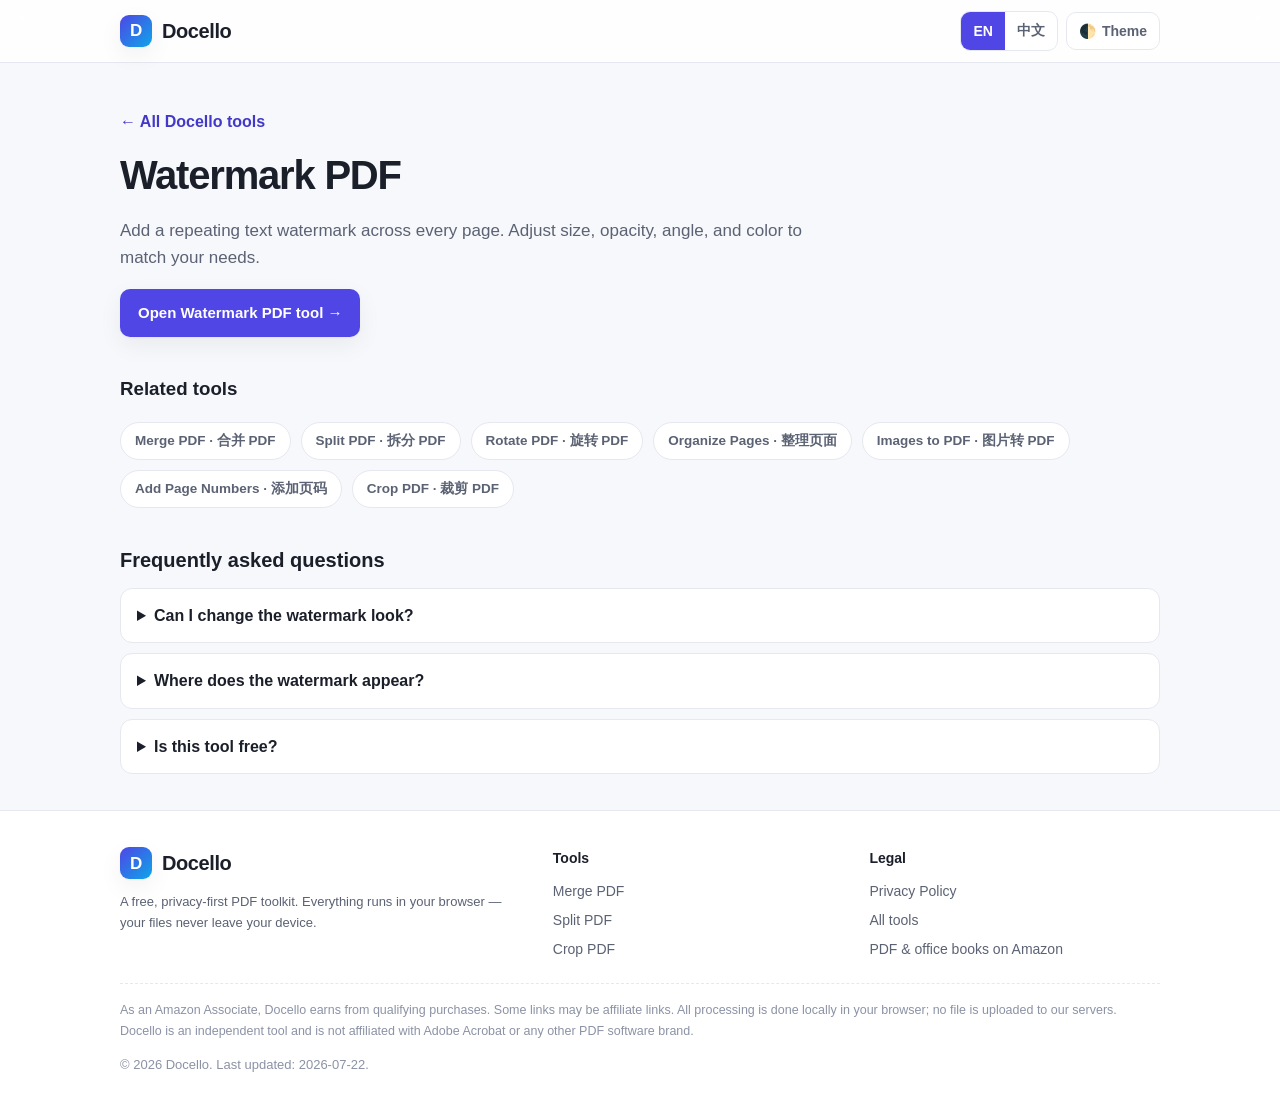
<file: tools/watermark-pdf.html>
<!DOCTYPE html>
<html lang="en" data-theme="light" data-lang="en">
<head>
<meta charset="UTF-8" />
<meta name="viewport" content="width=device-width, initial-scale=1" />
<title>Watermark PDF — Free Online Tool | Docello</title>
<meta name="description" content="Add a repeating text watermark across every page. Adjust size, opacity, angle, and color to match your needs." />
<meta name="robots" content="index,follow" />
<link rel="canonical" href="https://docello.com/tools/watermark-pdf.html" />
<link rel="alternate" hreflang="en" href="https://docello.com/tools/watermark-pdf.html" />
<link rel="alternate" hreflang="zh-CN" href="https://docello.com/tools/watermark-pdf.html?lang=zh" />
<link rel="alternate" hreflang="x-default" href="https://docello.com/tools/watermark-pdf.html" />
<meta property="og:type" content="website" />
<meta property="og:title" content="Watermark PDF — Docello" />
<meta property="og:description" content="Add a repeating text watermark across every page. Adjust size, opacity, angle, and color to match your needs." />
<meta property="og:url" content="https://docello.com/tools/watermark-pdf.html" />
<meta property="og:image" content="https://docello.com/og-image.png" />
<link rel="icon" type="image/svg+xml" href="../favicon.svg" />
<link rel="stylesheet" href="../styles.css" />
<script type="application/ld+json">{"@context":"https://schema.org","@type":"WebPage","name":"Watermark PDF — Docello","url":"https://docello.com/tools/watermark-pdf.html","description":"Add a repeating text watermark across every page. Adjust size, opacity, angle, and color to match your needs.","inLanguage":["en","zh-CN"],"isPartOf":{"@type":"WebSite","name":"Docello","url":"https://docello.com/"}}</script>
<script type="application/ld+json">{"@context":"https://schema.org","@type":"FAQPage","mainEntity":[{"@type":"Question","name":"Can I change the watermark look?","acceptedAnswer":{"@type":"Answer","text":"Yes. Set the text, font size, opacity, rotation angle, and color before applying."}},{"@type":"Question","name":"Where does the watermark appear?","acceptedAnswer":{"@type":"Answer","text":"It is tiled diagonally across the entire page so it covers the whole document."}},{"@type":"Question","name":"Is this tool free?","acceptedAnswer":{"@type":"Answer","text":"Yes, with no account required."}}]}</script>
</head>
<body>
<header class="site-header">
  <div class="wrap header-inner">
    <a class="brand" href="../index.html"><span class="logo">D</span><span>Docello</span></a>
    <div class="header-actions">
      <div class="seg" id="lang-seg" role="group" aria-label="Language">
        <button data-lang-set="en" class="active">EN</button>
        <button data-lang-set="zh-CN">中文</button>
      </div>
      <button class="toggle-btn" id="theme-toggle" aria-label="Toggle theme">🌓 <span data-en="Theme" data-zh="主题">Theme</span></button>
    </div>
  </div>
</header>
<main class="wrap">
  <section class="landing-hero">
    <a class="backlink" href="../index.html" data-en="← All Docello tools" data-zh="← 返回 Docello 全部工具">← All Docello tools</a>
    <h1>Watermark PDF</h1>
    <p data-en="Add a repeating text watermark across every page. Adjust size, opacity, angle, and color to match your needs." data-zh="为每页添加重复的文本水印。可调整字号、不透明度、角度和颜色以满足你的需求。">Add a repeating text watermark across every page. Adjust size, opacity, angle, and color to match your needs.</p>
    <a class="btn" href="../index.html#tool-watermark" data-en="Open Watermark PDF tool →" data-zh="打开添加水印工具 →">Open Watermark PDF tool →</a>
  </section>
  <section>
    <h3 data-en="Related tools" data-zh="相关工具">Related tools</h3>
    <div class="related"><a href="merge-pdf.html">Merge PDF · 合并 PDF</a><a href="split-pdf.html">Split PDF · 拆分 PDF</a><a href="rotate-pdf.html">Rotate PDF · 旋转 PDF</a><a href="organize-pages.html">Organize Pages · 整理页面</a><a href="images-to-pdf.html">Images to PDF · 图片转 PDF</a><a href="page-numbers.html">Add Page Numbers · 添加页码</a><a href="crop-pdf.html">Crop PDF · 裁剪 PDF</a></div>
  </section>
  <section class="faq">
    <h3 data-en="Frequently asked questions" data-zh="常见问题">Frequently asked questions</h3>
    
      <details><summary>Can I change the watermark look?</summary><p data-en="Yes. Set the text, font size, opacity, rotation angle, and color before applying." data-zh="可以。应用前可设置文字、字号、不透明度、旋转角度和颜色。">Yes. Set the text, font size, opacity, rotation angle, and color before applying.</p></details>
      <details><summary>Where does the watermark appear?</summary><p data-en="It is tiled diagonally across the entire page so it covers the whole document." data-zh="它以对角线平铺方式覆盖整页，遍及整个文档。">It is tiled diagonally across the entire page so it covers the whole document.</p></details>
      <details><summary>Is this tool free?</summary><p data-en="Yes, with no account required." data-zh="是的，免费且无需注册。">Yes, with no account required.</p></details>
  </section>
</main>
<footer class="site-footer">
  <div class="wrap">
    <div class="foot-grid">
      <div>
        <div class="brand" style="margin-bottom:10px"><span class="logo">D</span><span>Docello</span></div>
        <p class="priv-safe" data-en="A free, privacy-first PDF toolkit. Everything runs in your browser — your files never leave your device." data-zh="免费、注重隐私的 PDF 工具集。所有操作都在你的浏览器中完成——文件绝不离开你的设备。">A free, privacy-first PDF toolkit. Everything runs in your browser — your files never leave your device.</p>
      </div>
      <div>
        <h4 data-en="Tools" data-zh="工具">Tools</h4>
        <ul>
          <li><a href="../index.html#tool-merge" data-en="Merge PDF" data-zh="合并 PDF">Merge PDF</a></li>
          <li><a href="../index.html#tool-split" data-en="Split PDF" data-zh="拆分 PDF">Split PDF</a></li>
          <li><a href="../index.html#tool-crop" data-en="Crop PDF" data-zh="裁剪页面">Crop PDF</a></li>
        </ul>
      </div>
      <div>
        <h4 data-en="Legal" data-zh="法律">Legal</h4>
        <ul>
          <li><a href="../privacy.html" data-en="Privacy Policy" data-zh="隐私政策">Privacy Policy</a></li>
          <li><a href="../index.html" data-en="All tools" data-zh="全部工具">All tools</a></li>
          <li><a href="https://www.amazon.com/s?k=pdf+books&tag=docello-20" target="_blank" rel="sponsored nofollow noopener" data-en="PDF &amp; office books on Amazon" data-zh="Amazon 上的 PDF 与办公书籍">PDF &amp; office books on Amazon</a></li>
        </ul>
      </div>
    </div>
    <p class="disclosure" data-en="As an Amazon Associate, Docello earns from qualifying purchases. Some links may be affiliate links. All processing is done locally in your browser; no file is uploaded to our servers. Docello is an independent tool and is not affiliated with Adobe Acrobat or any other PDF software brand." data-zh="作为 Amazon Associates 会员，Docello 可从符合条件的购买中获得收益。部分链接可能为联盟链接。所有处理均在你的浏览器本地完成，文件不会上传到我们的服务器。Docello 是独立工具，与 Adobe Acrobat 或其他任何 PDF 软件品牌无隶属关系。">As an Amazon Associate, Docello earns from qualifying purchases. Some links may be affiliate links. All processing is done locally in your browser; no file is uploaded to our servers. Docello is an independent tool and is not affiliated with Adobe Acrobat or any other PDF software brand.</p>
    <p class="copyright" data-en="© 2026 Docello. Last updated: 2026-07-22." data-zh="© 2026 Docello。最后更新：2026-07-22。">© 2026 Docello. Last updated: 2026-07-22.</p>
  </div>
</footer>
<script src="../app.js"></script>
</body>
</html>
</file>
<file: styles.css>
/* ===== Docello — bilingual PDF toolkit ===== */
:root {
  --bg: #f7f8fb;
  --bg-soft: #ffffff;
  --bg-elev: #ffffff;
  --border: #e6e8ef;
  --text: #1b1f2a;
  --text-soft: #5b6273;
  --text-faint: #8b92a5;
  --primary: #4f46e5;
  --primary-soft: #eef0fe;
  --primary-ink: #4338ca;
  --accent: #0ea5e9;
  --ok: #16a34a;
  --warn: #d97706;
  --err: #dc2626;
  --radius: 16px;
  --radius-sm: 10px;
  --shadow: 0 1px 2px rgba(16,24,40,.04), 0 8px 24px rgba(16,24,40,.06);
  --shadow-lg: 0 12px 40px rgba(16,24,40,.12);
  --maxw: 1080px;
  --font: -apple-system, BlinkMacSystemFont, "Segoe UI", "PingFang SC", "Hiragino Sans GB", "Microsoft YaHei", Roboto, Helvetica, Arial, sans-serif;
}
[data-theme="dark"] {
  --bg: #0d1018;
  --bg-soft: #151a25;
  --bg-elev: #1a2030;
  --border: #28303f;
  --text: #eef1f7;
  --text-soft: #aab2c4;
  --text-faint: #6f7892;
  --primary: #818cf8;
  --primary-soft: #1e2540;
  --primary-ink: #a5b4fc;
  --accent: #38bdf8;
  --shadow: 0 1px 2px rgba(0,0,0,.3), 0 8px 24px rgba(0,0,0,.36);
  --shadow-lg: 0 12px 40px rgba(0,0,0,.5);
}
* { box-sizing: border-box; }
html { scroll-behavior: smooth; }
body {
  margin: 0;
  font-family: var(--font);
  background: var(--bg);
  color: var(--text);
  line-height: 1.6;
  -webkit-font-smoothing: antialiased;
}
a { color: var(--primary-ink); text-decoration: none; }
a:hover { text-decoration: underline; }
.wrap { max-width: var(--maxw); margin: 0 auto; padding: 0 20px; }
.hidden { display: none !important; }

/* Header */
.site-header {
  position: sticky; top: 0; z-index: 40;
  background: color-mix(in srgb, var(--bg-soft) 86%, transparent);
  backdrop-filter: saturate(180%) blur(12px);
  border-bottom: 1px solid var(--border);
}
.header-inner { display: flex; align-items: center; justify-content: space-between; height: 62px; gap: 14px; }
.brand { display: flex; align-items: center; gap: 10px; font-weight: 800; font-size: 20px; letter-spacing: -0.02em; color: var(--text); }
.brand:hover { text-decoration: none; }
.brand .logo {
  width: 32px; height: 32px; border-radius: 9px;
  background: linear-gradient(135deg, var(--primary), var(--accent));
  display: grid; place-items: center; color: #fff; font-size: 17px; box-shadow: var(--shadow);
}
.header-actions { display: flex; align-items: center; gap: 8px; }
.toggle-btn {
  border: 1px solid var(--border); background: var(--bg-elev); color: var(--text-soft);
  height: 38px; padding: 0 12px; border-radius: 10px; cursor: pointer; font-size: 14px; font-weight: 600;
  display: inline-flex; align-items: center; gap: 6px; transition: .15s;
}
.toggle-btn:hover { color: var(--text); border-color: var(--primary); }
.seg { display: inline-flex; border: 1px solid var(--border); border-radius: 10px; overflow: hidden; background: var(--bg-elev); }
.seg button { border: 0; background: transparent; color: var(--text-soft); height: 38px; padding: 0 12px; cursor: pointer; font-size: 14px; font-weight: 700; }
.seg button.active { background: var(--primary); color: #fff; }

/* Hero */
.hero { padding: 54px 0 30px; text-align: center; }
.hero h1 { font-size: clamp(30px, 5vw, 46px); line-height: 1.1; margin: 0 0 14px; letter-spacing: -0.03em; }
.hero h1 .hl { background: linear-gradient(120deg, var(--primary), var(--accent)); -webkit-background-clip: text; background-clip: text; color: transparent; }
.hero p.sub { font-size: 18px; color: var(--text-soft); max-width: 680px; margin: 0 auto 22px; }
.badges { display: flex; gap: 10px; justify-content: center; flex-wrap: wrap; margin-bottom: 8px; }
.badge { display: inline-flex; align-items: center; gap: 7px; background: var(--bg-elev); border: 1px solid var(--border); border-radius: 999px; padding: 7px 14px; font-size: 13.5px; font-weight: 600; color: var(--text-soft); }
.badge .dot { width: 8px; height: 8px; border-radius: 50%; background: var(--ok); }
.steps { display: grid; grid-template-columns: repeat(3, 1fr); gap: 14px; max-width: 720px; margin: 30px auto 0; }
.step { background: var(--bg-soft); border: 1px solid var(--border); border-radius: var(--radius); padding: 18px; text-align: left; box-shadow: var(--shadow); }
.step .n { width: 28px; height: 28px; border-radius: 8px; background: var(--primary-soft); color: var(--primary-ink); display: grid; place-items: center; font-weight: 800; margin-bottom: 8px; }
.step b { display: block; margin-bottom: 2px; }
.step span { color: var(--text-soft); font-size: 14px; }

/* Tool nav */
.toolnav { position: sticky; top: 62px; z-index: 30; background: color-mix(in srgb, var(--bg) 90%, transparent); backdrop-filter: blur(8px); border-bottom: 1px solid var(--border); }
.toolnav-inner { display: flex; gap: 6px; overflow-x: auto; padding: 10px 0; scrollbar-width: none; }
.toolnav-inner::-webkit-scrollbar { display: none; }
.tab {
  flex: 0 0 auto; border: 1px solid transparent; background: transparent; color: var(--text-soft);
  padding: 8px 14px; border-radius: 999px; cursor: pointer; font-size: 14px; font-weight: 600; white-space: nowrap; transition: .15s;
}
.tab:hover { color: var(--text); background: var(--bg-elev); }
.tab.active { background: var(--primary); color: #fff; border-color: var(--primary); box-shadow: var(--shadow); }

/* Panels */
.tools { padding: 26px 0 60px; }
.panel { display: none; }
.panel.active { display: block; animation: fade .2s ease; }
@keyframes fade { from { opacity: 0; transform: translateY(6px); } to { opacity: 1; transform: none; } }
.panel-head { margin-bottom: 16px; }
.panel-head h2 { font-size: 24px; margin: 0 0 4px; letter-spacing: -0.02em; }
.panel-head p { color: var(--text-soft); margin: 0; max-width: 720px; }

.card { background: var(--bg-soft); border: 1px solid var(--border); border-radius: var(--radius); padding: 22px; box-shadow: var(--shadow); }
.grid2 { display: grid; grid-template-columns: 1.1fr 1fr; gap: 22px; align-items: start; }
@media (max-width: 820px) { .grid2 { grid-template-columns: 1fr; } .steps { grid-template-columns: 1fr; } }

/* Dropzone */
.dropzone {
  position: relative; border: 2px dashed var(--border); border-radius: var(--radius);
  background: var(--bg-elev); padding: 30px 18px; text-align: center; cursor: pointer; transition: .15s; color: var(--text-soft);
}
.dropzone:hover, .dropzone.drag { border-color: var(--primary); background: var(--primary-soft); color: var(--primary-ink); }
.dropzone .big { font-size: 15px; font-weight: 700; color: var(--text); }
.dropzone .small { font-size: 13px; }
.dropzone input[type=file] { position: absolute; inset: 0; opacity: 0; width: 100%; height: 100%; cursor: pointer; }
.filelist { list-style: none; margin: 14px 0 0; padding: 0; display: flex; flex-direction: column; gap: 8px; }
.filelist li { display: flex; align-items: center; gap: 10px; background: var(--bg-elev); border: 1px solid var(--border); border-radius: var(--radius-sm); padding: 9px 12px; font-size: 14px; }
.filelist .nm { flex: 1; overflow: hidden; text-overflow: ellipsis; white-space: nowrap; }
.filelist .meta { color: var(--text-faint); font-size: 12.5px; }
.iconbtn { border: 1px solid var(--border); background: var(--bg-soft); color: var(--text-soft); width: 30px; height: 30px; border-radius: 8px; cursor: pointer; font-size: 14px; line-height: 1; }
.iconbtn:hover { color: var(--err); border-color: var(--err); }

/* Controls */
.field { margin-bottom: 14px; }
.field > label { display: block; font-size: 13.5px; font-weight: 700; margin-bottom: 6px; color: var(--text); }
.row { display: flex; gap: 10px; flex-wrap: wrap; align-items: center; }
input[type=text], input[type=number], input[type=password], select {
  width: 100%; border: 1px solid var(--border); background: var(--bg-elev); color: var(--text);
  border-radius: var(--radius-sm); padding: 10px 12px; font-size: 14px; font-family: var(--font);
}
input[type=range] { width: 100%; accent-color: var(--primary); }
input[type=color] { width: 46px; height: 38px; padding: 2px; border: 1px solid var(--border); border-radius: 8px; background: var(--bg-elev); }
.hint { font-size: 12.5px; color: var(--text-faint); margin-top: 5px; }
.checks { display: flex; flex-direction: column; gap: 8px; }
.checks label { display: flex; align-items: center; gap: 8px; font-size: 14px; font-weight: 500; cursor: pointer; }
.checks input { width: auto; accent-color: var(--primary); }
.inline { display: flex; gap: 10px; align-items: center; }
.inline > * { flex: 1; }

/* Buttons */
.btn {
  display: inline-flex; align-items: center; justify-content: center; gap: 8px;
  background: var(--primary); color: #fff; border: 0; border-radius: var(--radius-sm);
  padding: 12px 18px; font-size: 15px; font-weight: 700; cursor: pointer; transition: .15s; box-shadow: var(--shadow);
}
.btn:hover { filter: brightness(1.05); }
.btn:disabled { opacity: .55; cursor: not-allowed; }
.btn.ghost { background: var(--bg-elev); color: var(--text); border: 1px solid var(--border); box-shadow: none; }
.btn.block { width: 100%; }

/* Result */
.result { margin-top: 16px; }
.status { font-size: 14px; padding: 10px 14px; border-radius: var(--radius-sm); margin-top: 12px; display: none; }
.status.show { display: block; }
.status.info { background: var(--primary-soft); color: var(--primary-ink); }
.status.ok { background: color-mix(in srgb, var(--ok) 14%, transparent); color: var(--ok); }
.status.err { background: color-mix(in srgb, var(--err) 12%, transparent); color: var(--err); }
.download { display: inline-flex; align-items: center; gap: 10px; margin-top: 12px; background: color-mix(in srgb, var(--ok) 12%, transparent); border: 1px solid color-mix(in srgb, var(--ok) 35%, transparent); color: var(--ok); padding: 12px 16px; border-radius: var(--radius-sm); font-weight: 700; }
.download:hover { text-decoration: none; filter: brightness(1.03); }

/* Footer */
.site-footer { border-top: 1px solid var(--border); background: var(--bg-soft); padding: 36px 0 28px; margin-top: 30px; }
.foot-grid { display: grid; grid-template-columns: 1.4fr 1fr 1fr; gap: 26px; }
@media (max-width: 720px) { .foot-grid { grid-template-columns: 1fr; } }
.foot-grid h4 { font-size: 14px; margin: 0 0 10px; }
.foot-grid ul { list-style: none; padding: 0; margin: 0; display: flex; flex-direction: column; gap: 7px; font-size: 14px; }
.foot-grid ul a { color: var(--text-soft); }
.disclosure { font-size: 12.5px; color: var(--text-faint); margin-top: 22px; line-height: 1.7; border-top: 1px dashed var(--border); padding-top: 16px; }
.copyright { font-size: 13px; color: var(--text-faint); margin-top: 10px; }
.priv-safe { font-size: 13px; color: var(--text-soft); }

/* Landing pages */
.landing-hero { padding: 46px 0 18px; }
.landing-hero h1 { font-size: clamp(28px, 4.5vw, 40px); margin: 0 0 10px; letter-spacing: -0.03em; }
.landing-hero p { font-size: 17px; color: var(--text-soft); max-width: 700px; margin: 0 0 18px; }
.faq { margin: 36px 0; }
.faq h3 { font-size: 20px; margin: 0 0 12px; }
.faq details { background: var(--bg-soft); border: 1px solid var(--border); border-radius: 12px; padding: 14px 16px; margin-bottom: 10px; }
.faq summary { font-weight: 700; cursor: pointer; }
.faq p { margin: 10px 0 0; color: var(--text-soft); }
.related { display: flex; flex-wrap: wrap; gap: 10px; margin: 18px 0; }
.related a { background: var(--bg-elev); border: 1px solid var(--border); border-radius: 999px; padding: 7px 14px; font-size: 13.5px; font-weight: 600; color: var(--text-soft); }
.backlink { display: inline-flex; align-items: center; gap: 6px; margin-bottom: 8px; font-weight: 600; }
</file>
